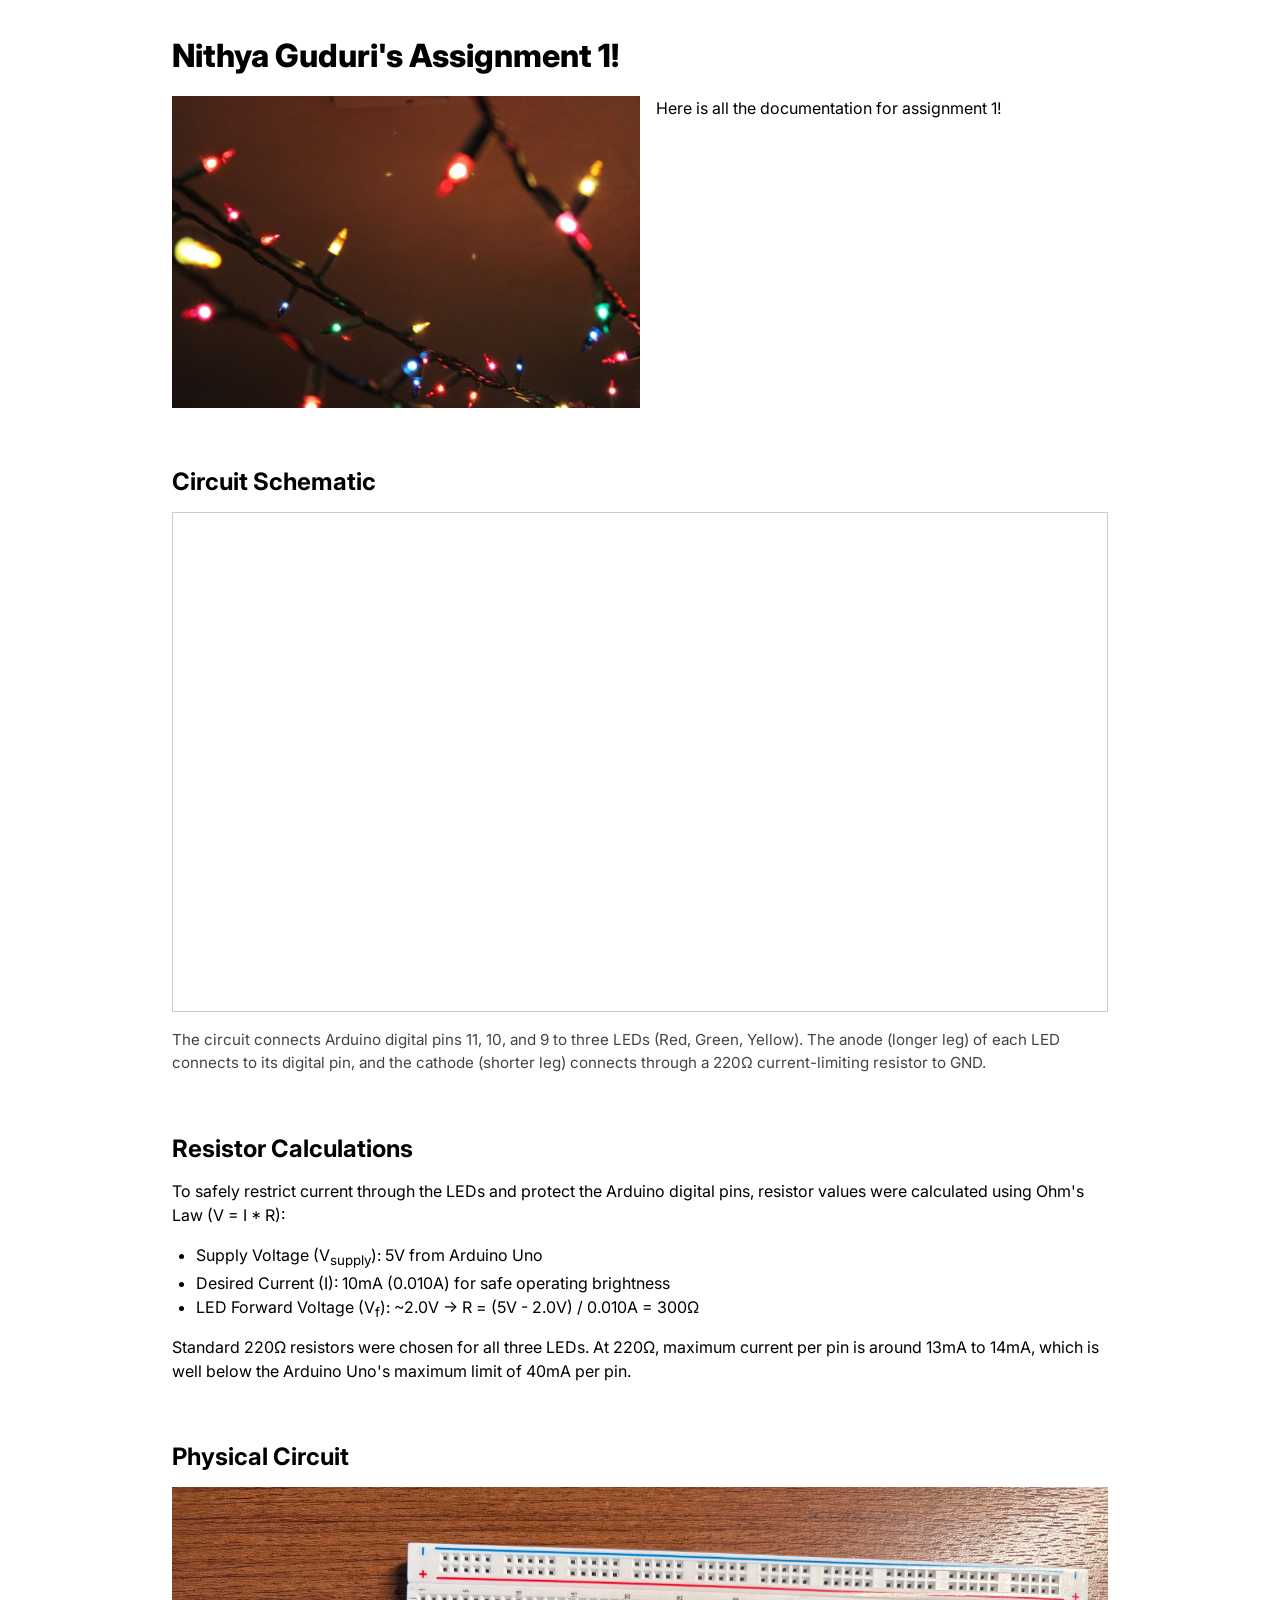
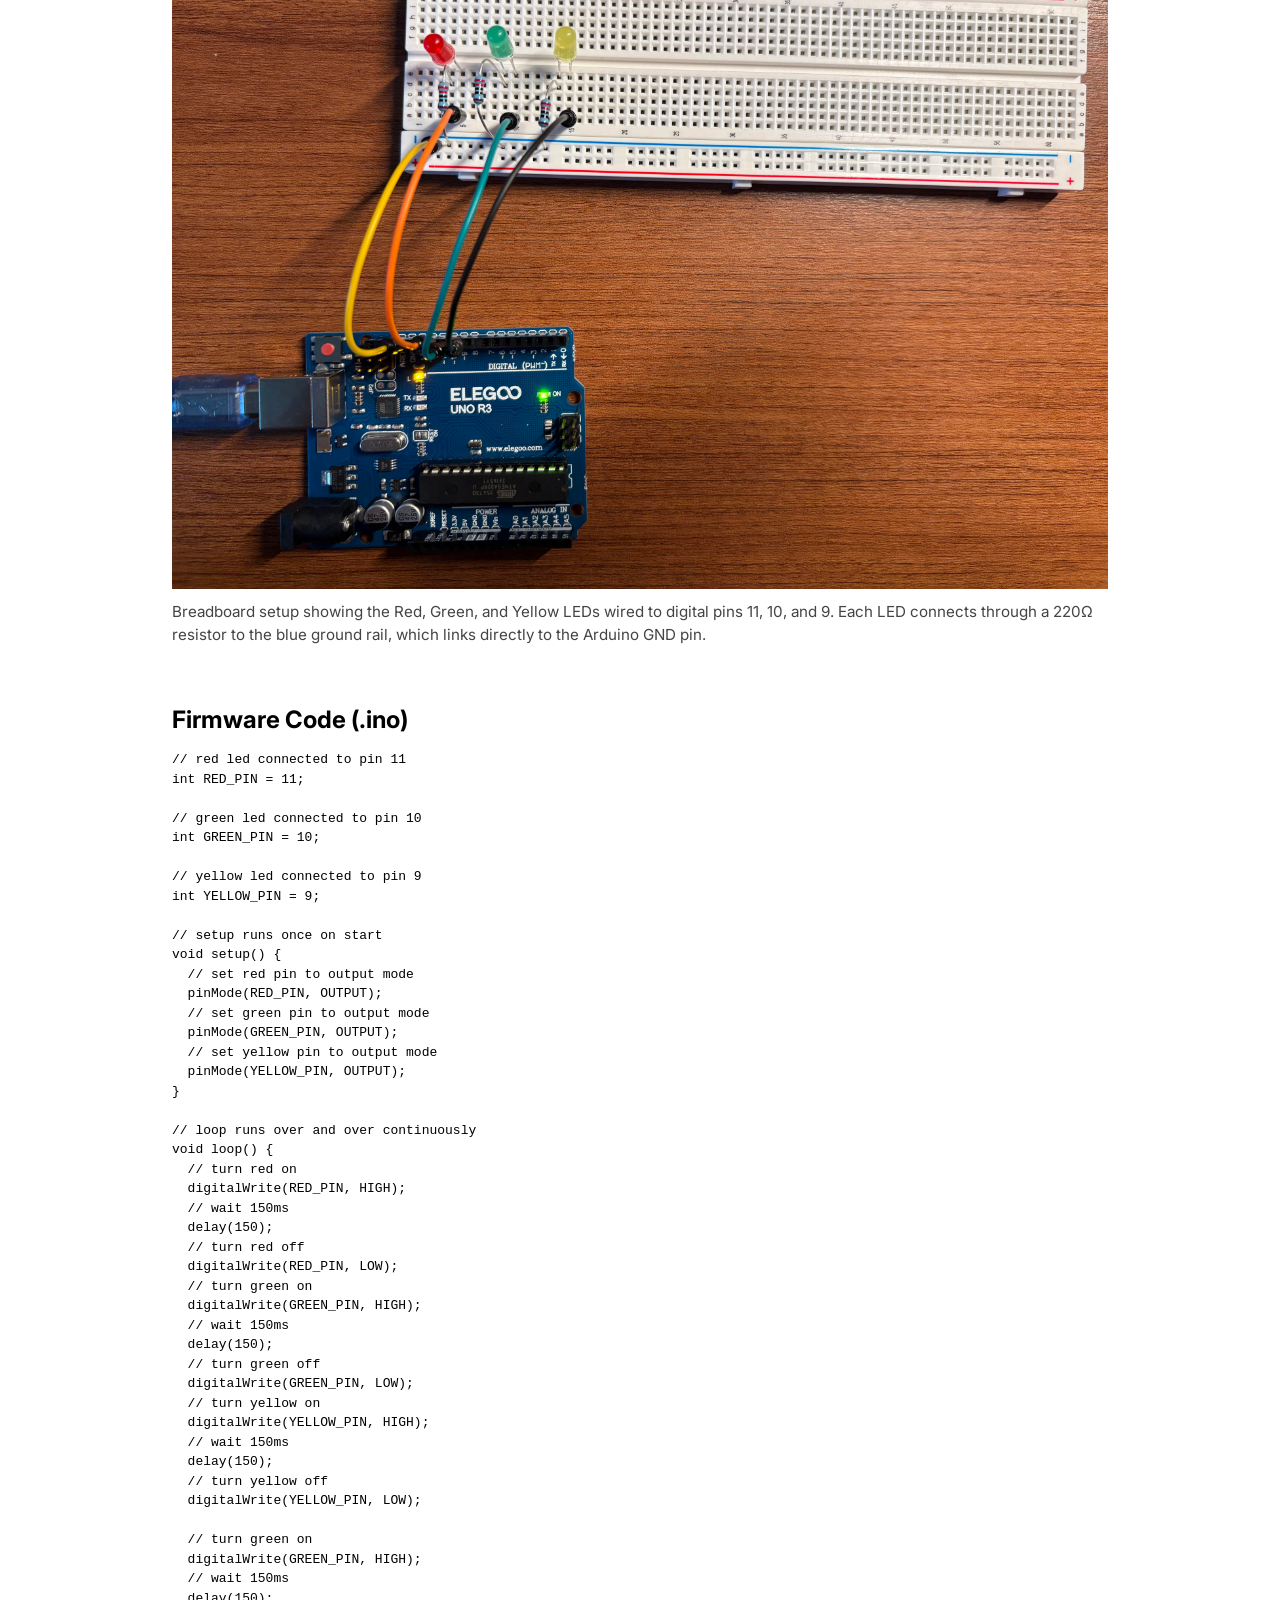
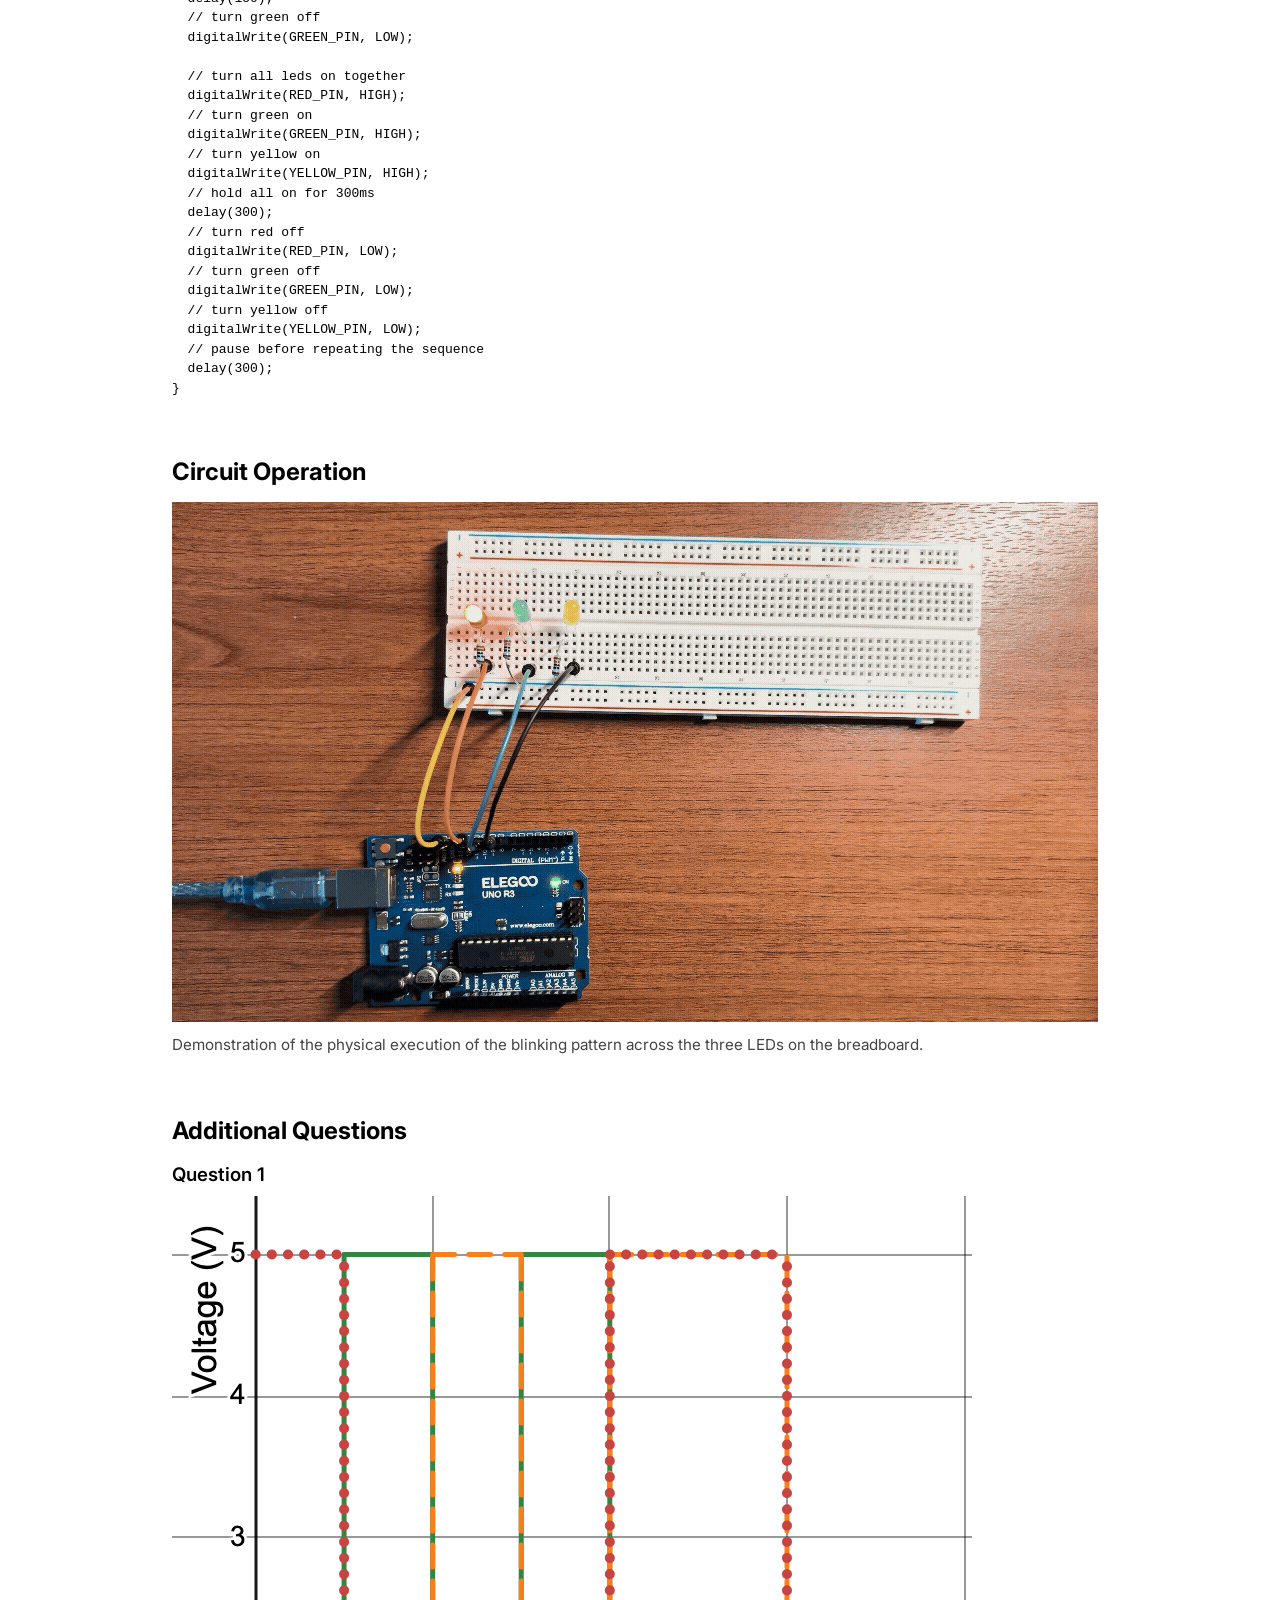
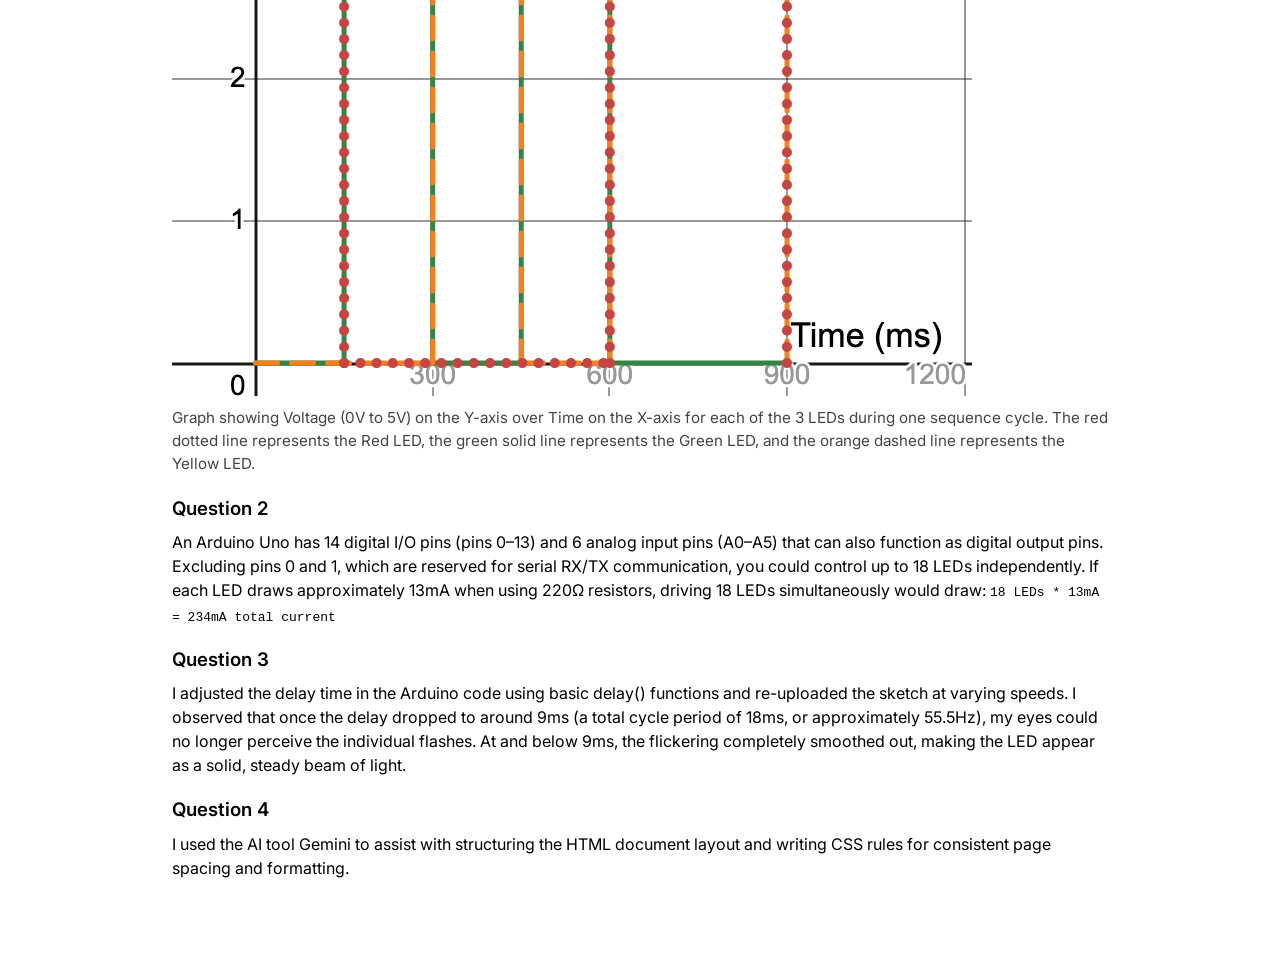
<file: docs/a1.html>
<!DOCTYPE html>
<html>
  <head>
    <meta charset="utf-8" />
    <meta name="viewport" content="width=device-width, maximum-scale=1.0" />

    <title>Nithya Guduri's HCDE 439 Physical Computing Page!</title>

    <link href="style.css" rel="stylesheet" type="text/css" />
  </head>
  <body>
    <h1>Nithya Guduri's Assignment 1!</h1>
    <div class="header">
      <img src="holiday_lights.jpg" />
      <p>Here is all the documentation for assignment 1!</p>
    </div>

    <!-- SCHEMATIC SECTION -->
    <section class="assignment-section">
      <h2>Circuit Schematic</h2>
      <!-- Embedded PDF viewer for the schematic -->
      <iframe src="a1_schematic.pdf" width="100%" height="500px" style="border:1px solid #ccc;">
        <p>Your browser does not support embedded PDFs. <a href="a1_schematic.pdf">Download the schematic PDF here.</a></p>
      </iframe>
      <p class="caption">
        The circuit connects Arduino digital pins 11, 10, and 9 to three LEDs (Red, Green, Yellow). 
        The anode (longer leg) of each LED connects to its digital pin, and the cathode (shorter leg) connects through a 220&Omega; current-limiting resistor to GND.
      </p>
    </section>

    <!-- RESISTOR CALCULATIONS SECTION -->
    <section class="assignment-section">
      <h2>Resistor Calculations</h2>
      <p>To safely restrict current through the LEDs and protect the Arduino digital pins, resistor values were calculated using Ohm's Law (V = I * R):</p>
      <ul>
        <li>Supply Voltage (V<sub>supply</sub>): 5V from Arduino Uno</li>
        <li>Desired Current (I): 10mA (0.010A) for safe operating brightness</li>
        <li>LED Forward Voltage (V<sub>f</sub>): ~2.0V &rarr; R = (5V - 2.0V) / 0.010A = 300&Omega;</li>
      </ul>
      <p>
        Standard 220&Omega; resistors were chosen for all three LEDs. At 220&Omega;, maximum current per pin is around 13mA to 14mA, which is well below the Arduino Uno's maximum limit of 40mA per pin.
      </p>
    </section>

    <!-- PHYSICAL CIRCUIT IMAGE SECTION -->
    <section class="assignment-section">
      <h2>Physical Circuit</h2>
      <img src="circuit.jpg" alt="Breadboard setup with Arduino and 3 LEDs" style="max-width: 100%; height: auto;" />
      <p class="caption">
        Breadboard setup showing the Red, Green, and Yellow LEDs wired to digital pins 11, 10, and 9. Each LED connects through a 220&Omega; resistor to the blue ground rail, which links directly to the Arduino GND pin.
      </p>
    </section>

    <!-- FIRMWARE CODE SECTION -->
    <section class="assignment-section">
      <h2>Firmware Code (.ino)</h2>
      <pre><code>// red led connected to pin 11
int RED_PIN = 11;

// green led connected to pin 10
int GREEN_PIN = 10;

// yellow led connected to pin 9
int YELLOW_PIN = 9;

// setup runs once on start
void setup() {
  // set red pin to output mode
  pinMode(RED_PIN, OUTPUT);
  // set green pin to output mode
  pinMode(GREEN_PIN, OUTPUT);
  // set yellow pin to output mode
  pinMode(YELLOW_PIN, OUTPUT);
}

// loop runs over and over continuously
void loop() {
  // turn red on
  digitalWrite(RED_PIN, HIGH);
  // wait 150ms
  delay(150);
  // turn red off
  digitalWrite(RED_PIN, LOW);
  // turn green on
  digitalWrite(GREEN_PIN, HIGH);
  // wait 150ms
  delay(150);
  // turn green off
  digitalWrite(GREEN_PIN, LOW);
  // turn yellow on
  digitalWrite(YELLOW_PIN, HIGH);
  // wait 150ms
  delay(150);
  // turn yellow off
  digitalWrite(YELLOW_PIN, LOW);

  // turn green on
  digitalWrite(GREEN_PIN, HIGH);
  // wait 150ms
  delay(150);
  // turn green off
  digitalWrite(GREEN_PIN, LOW);

  // turn all leds on together
  digitalWrite(RED_PIN, HIGH);
  // turn green on
  digitalWrite(GREEN_PIN, HIGH);
  // turn yellow on
  digitalWrite(YELLOW_PIN, HIGH);
  // hold all on for 300ms
  delay(300);
  // turn red off
  digitalWrite(RED_PIN, LOW);
  // turn green off
  digitalWrite(GREEN_PIN, LOW);
  // turn yellow off
  digitalWrite(YELLOW_PIN, LOW);
  // pause before repeating the sequence
  delay(300);
}</code></pre>
    </section>

    <!-- CIRCUIT OPERATION SECTION -->
    <section class="assignment-section">
      <h2>Circuit Operation</h2>
      <img src="operation.gif" alt="Demonstration of the physical execution of the blinking pattern across the three LEDs on the breadboard" style="max-width: 100%; height: auto;">
      <p class="caption">
        Demonstration of the physical execution of the blinking pattern across the three LEDs on the breadboard.
      </p>
    </section>

    <!-- ADDITIONAL QUESTIONS SECTION -->
    <section class="assignment-section">
      <h2>Additional Questions</h2>

      <h3>Question 1</h3>
      <img src="voltage_graph.png" alt="Voltage vs Time Graph for 3 LEDs" style="max-width: 100%; height: auto;" />
      <p class="caption">
        Graph showing Voltage (0V to 5V) on the Y-axis over Time on the X-axis for each of the 3 LEDs during one sequence cycle. The red dotted line represents the Red LED, the green solid line represents the Green LED, and the orange dashed line represents the Yellow LED.
      </p>

      <h3>Question 2</h3>
      <p>
        An Arduino Uno has 14 digital I/O pins (pins 0–13) and 6 analog input pins (A0–A5) that can also function as digital output pins. Excluding pins 0 and 1, which are reserved for serial RX/TX communication, you could control up to 18 LEDs independently. If each LED draws approximately 13mA when using 220&Omega; resistors, driving 18 LEDs simultaneously would draw:
        <code>18 LEDs * 13mA = 234mA total current</code>
      </p>

      <h3>Question 3</h3>
      <p>
        I adjusted the delay time in the Arduino code using basic delay() functions and re-uploaded the sketch at varying speeds. I observed that once the delay dropped to around 9ms (a total cycle period of 18ms, or approximately 55.5Hz), my eyes could no longer perceive the individual flashes. At and below 9ms, the flickering completely smoothed out, making the LED appear as a solid, steady beam of light.
      </p>

      <h3>Question 4</h3>
      <p>
        I used the AI tool Gemini to assist with structuring the HTML document layout and writing CSS rules for consistent page spacing and formatting.
      </p>
    </section>

  </body>
</html>
</file>
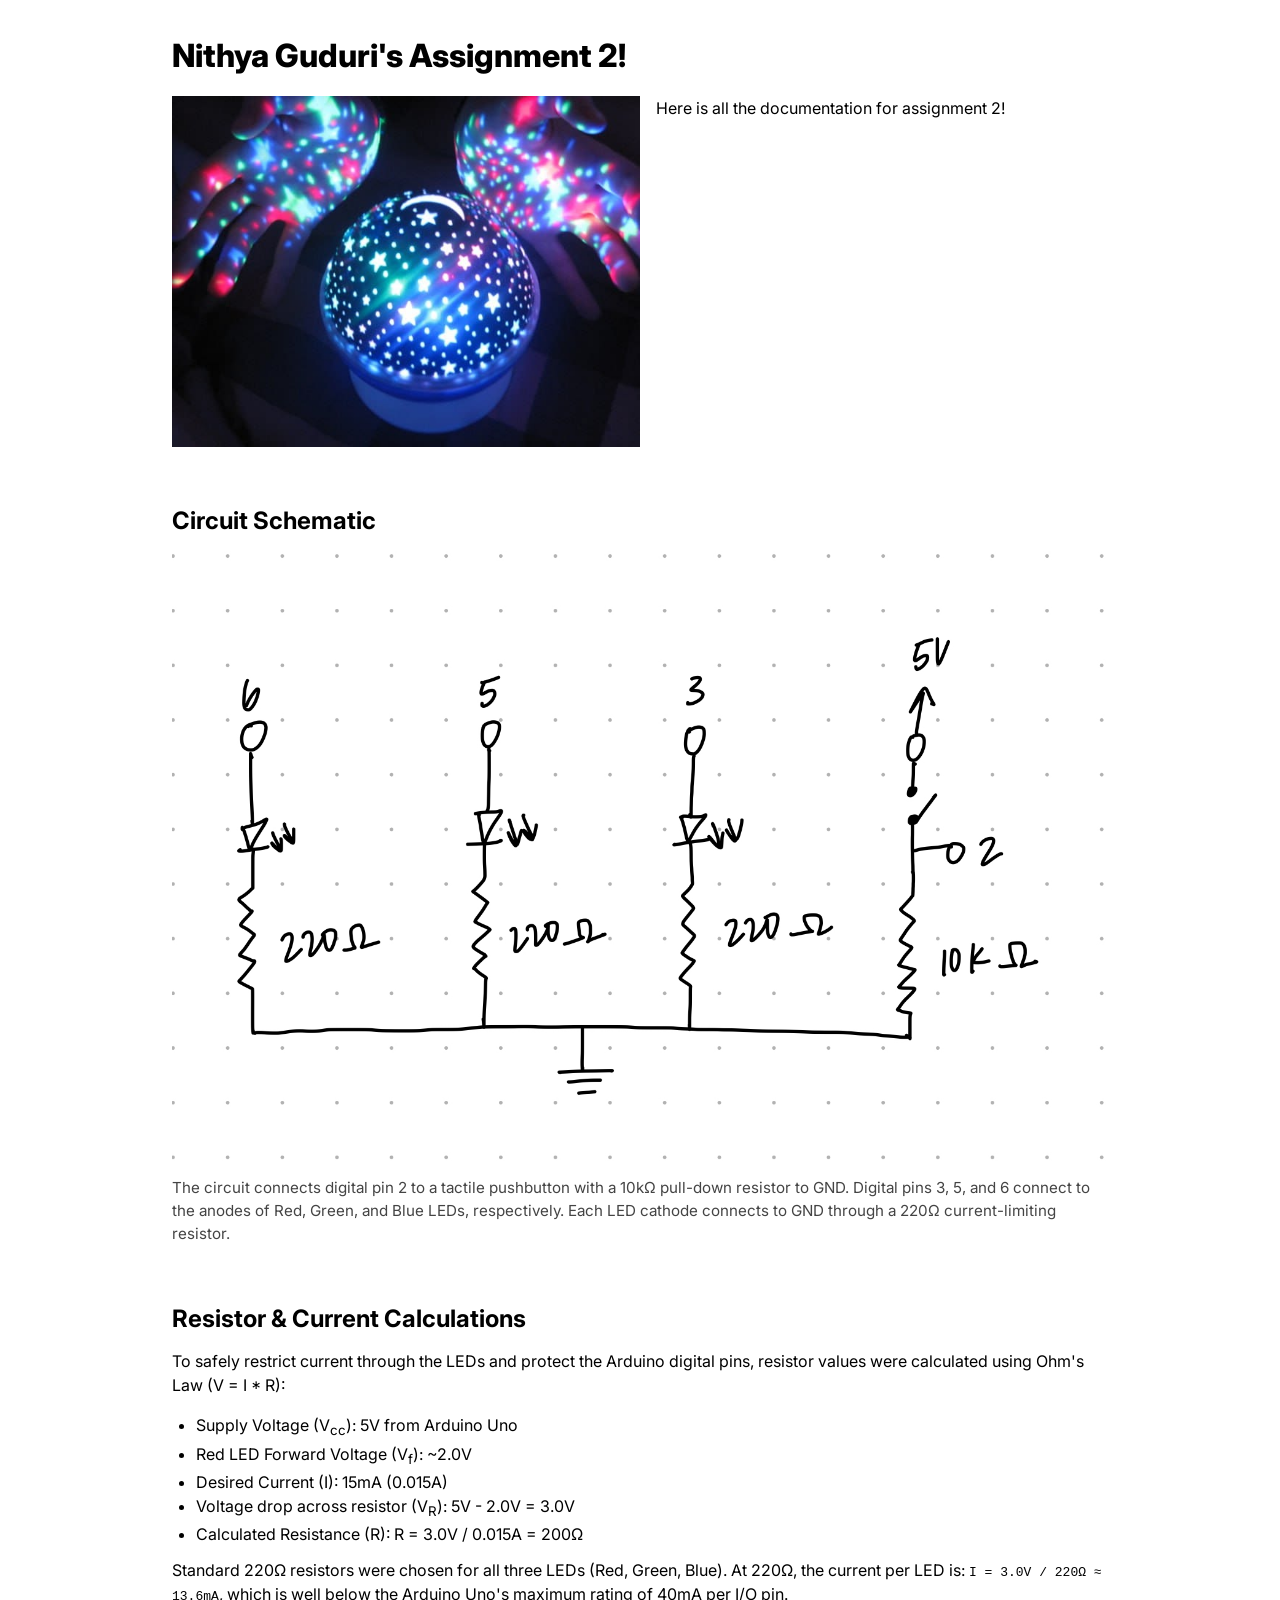
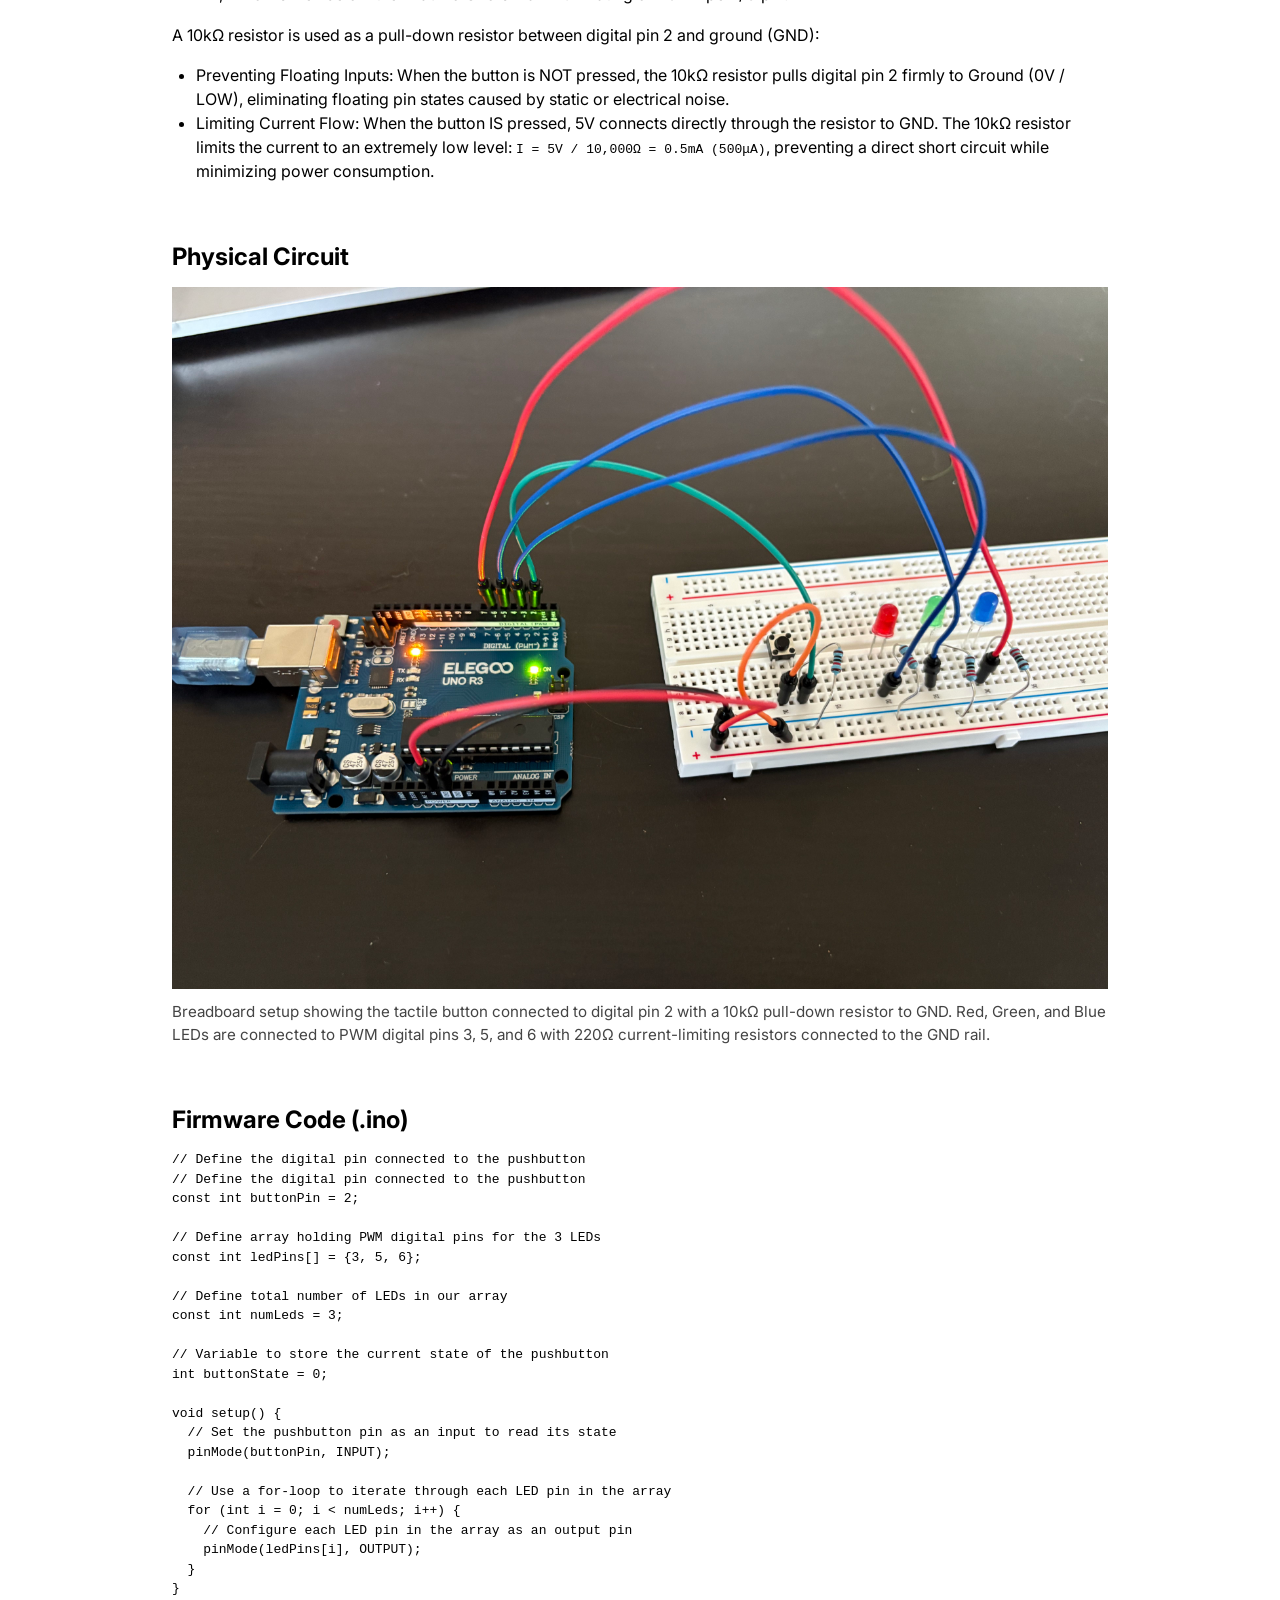
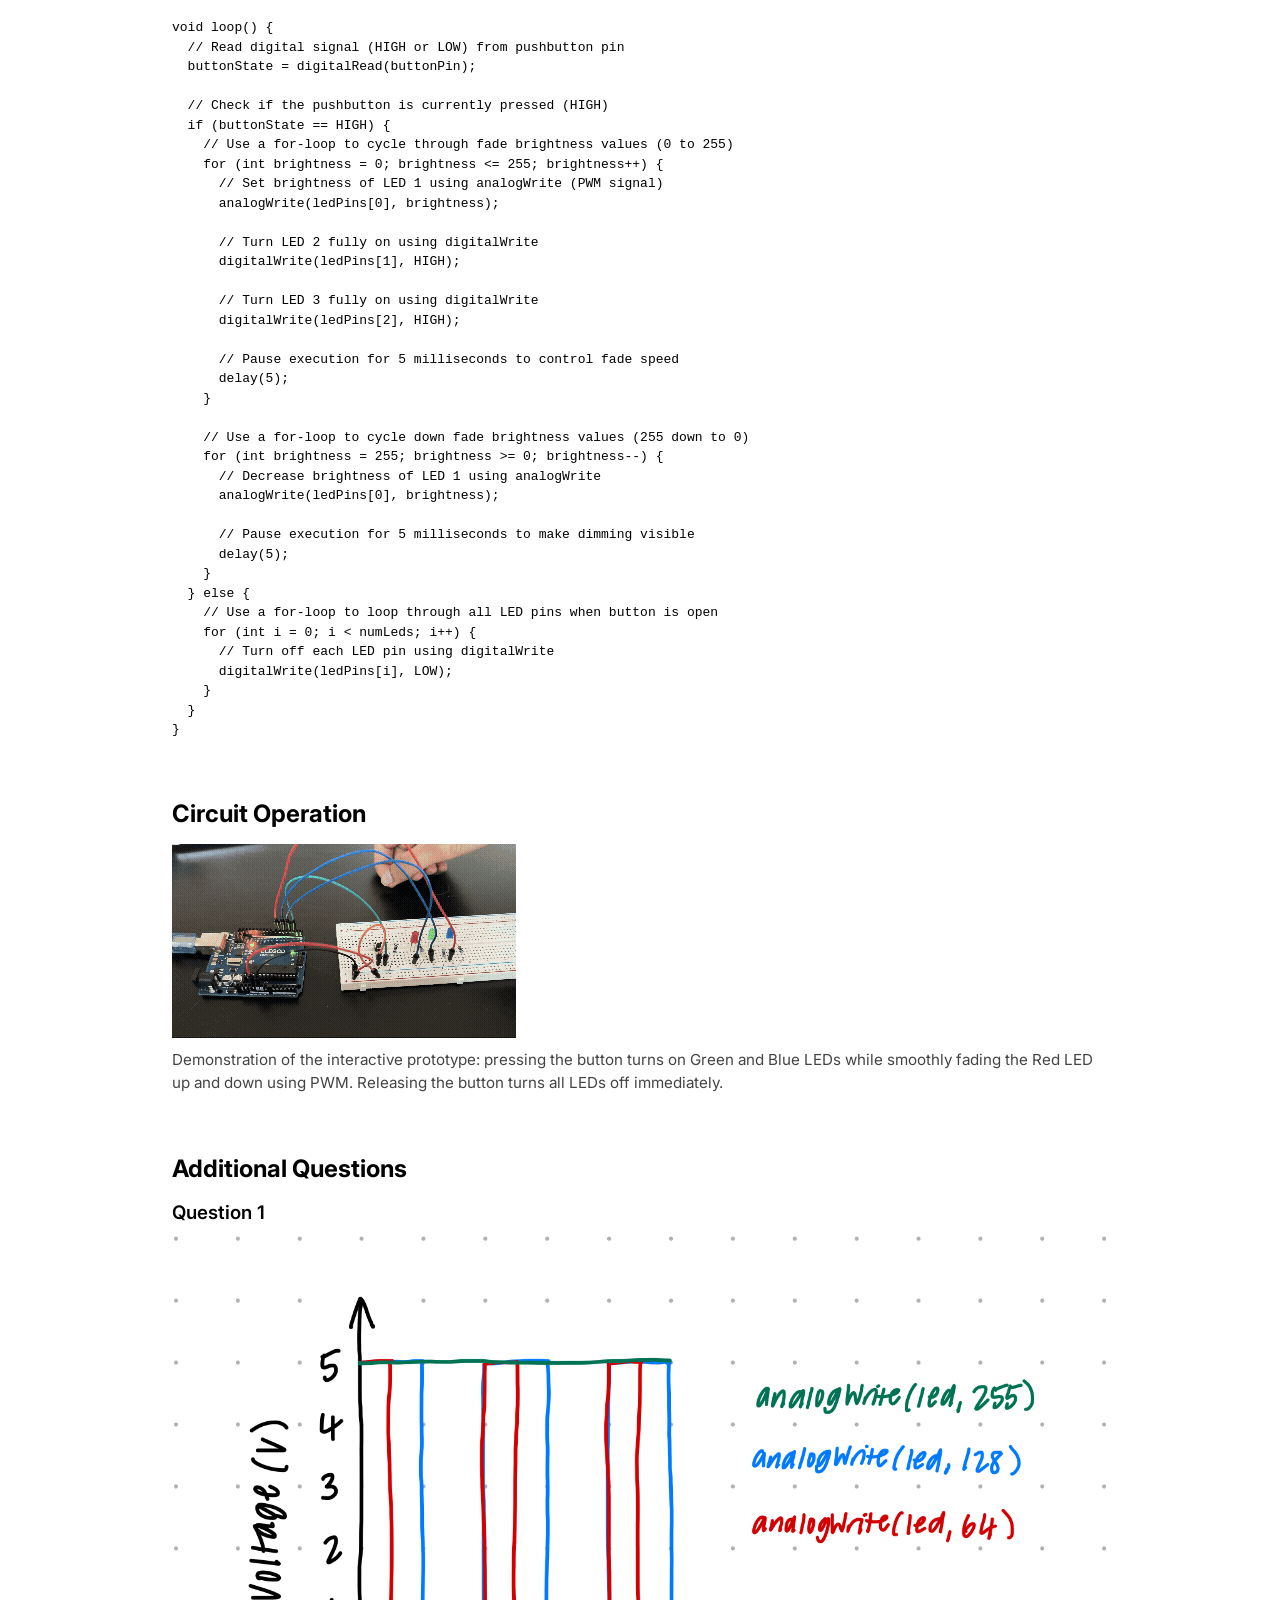
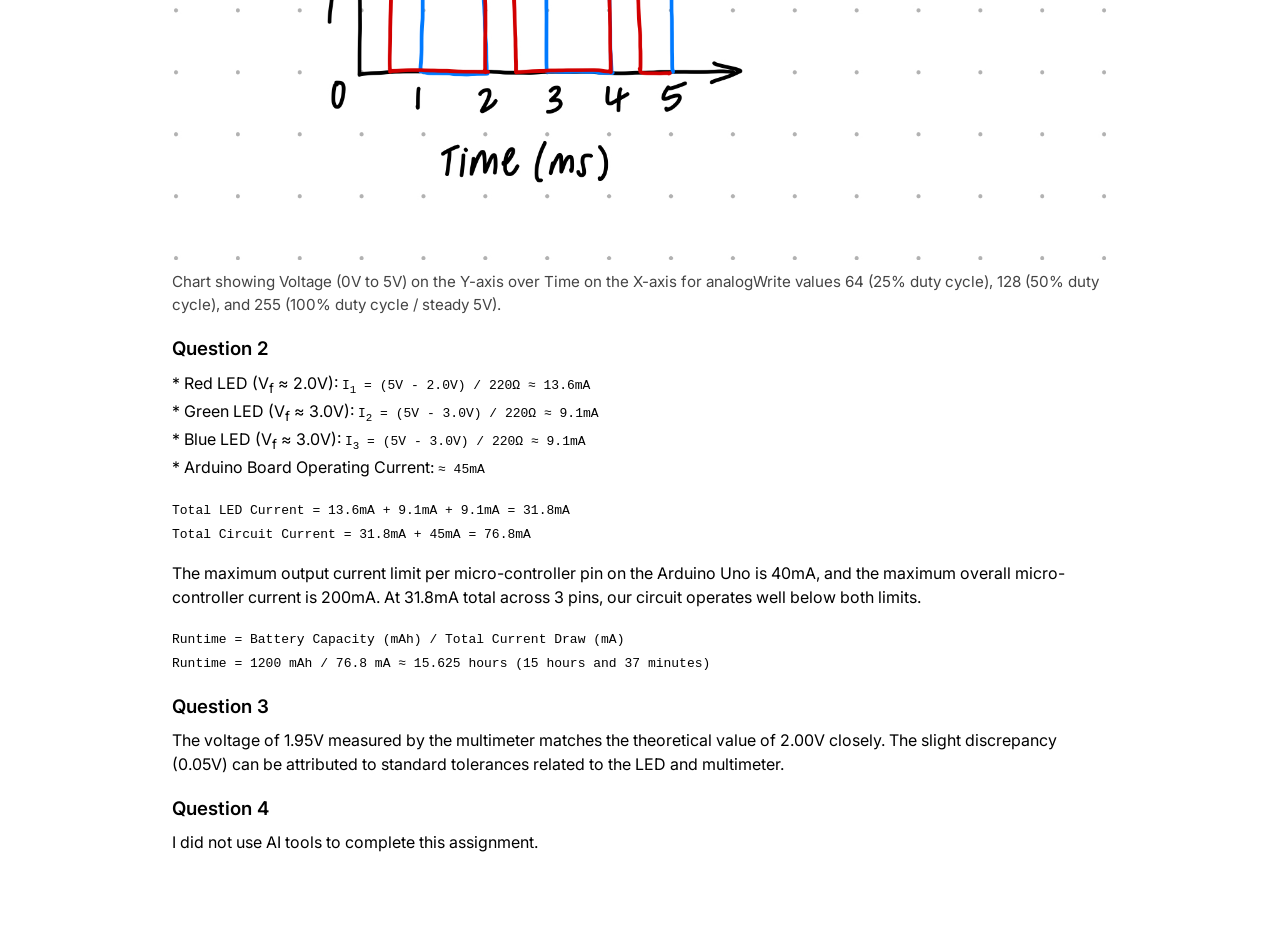
<file: docs/a2.html>
<!DOCTYPE html>
<html>
  <head>
    <meta charset="utf-8" />
    <meta name="viewport" content="width=device-width, maximum-scale=1.0" />

    <title>Nithya Guduri's HCDE 439 Physical Computing Page!</title>

    <link href="style.css" rel="stylesheet" type="text/css" />
  </head>
  <body>
    <h1>Nithya Guduri's Assignment 2!</h1>
    <div class="header">
      <img src="led_toy.jpg" />
      <p>Here is all the documentation for assignment 2!</p>
    </div>

    <!-- SCHEMATIC SECTION -->
    <section class="assignment-section">
      <h2>Circuit Schematic</h2>
      <img src="schematic_a2.jpeg" alt="Breadboard setup with Arduino, button, pull-down resistor, and 3 LEDs" style="max-width: 100%; height: auto;" />
      <p class="caption">
        The circuit connects digital pin 2 to a tactile pushbutton with a 10k&Omega; pull-down resistor to GND. Digital pins 3, 5, and 6 connect to the anodes of Red, Green, and Blue LEDs, respectively. Each LED cathode connects to GND through a 220&Omega; current-limiting resistor.
      </p>
    </section>

    <!-- RESISTOR & CURRENT CALCULATIONS SECTION -->
    <section class="assignment-section">
      <h2>Resistor & Current Calculations</h2>
      <p>
        To safely restrict current through the LEDs and protect the Arduino digital pins, resistor values were calculated using Ohm's Law (V = I * R):
      </p>
      <ul>
        <li>Supply Voltage (V<sub>cc</sub>): 5V from Arduino Uno</li>
        <li>Red LED Forward Voltage (V<sub>f</sub>): ~2.0V</li>
        <li>Desired Current (I): 15mA (0.015A)</li>
        <li>Voltage drop across resistor (V<sub>R</sub>):</strong> 5V - 2.0V = 3.0V</li>
        <li>Calculated Resistance (R): R = 3.0V / 0.015A = 200&Omega;</li>
      </ul>
      <p>
        Standard 220&Omega; resistors were chosen for all three LEDs (Red, Green, Blue). At 220&Omega;, the current per LED is:
        <code>I = 3.0V / 220&Omega; &approx; 13.6mA</code>, which is well below the Arduino Uno's maximum rating of 40mA per I/O pin.
      </p>

      <p>
        A 10k&Omega; resistor is used as a pull-down resistor between digital pin 2 and ground (GND):
      </p>
      <ul>
        <li>
          Preventing Floating Inputs: When the button is NOT pressed, the 10k&Omega; resistor pulls digital pin 2 firmly to Ground (0V / LOW), eliminating floating pin states caused by static or electrical noise.
        </li>
        <li>
          Limiting Current Flow: When the button IS pressed, 5V connects directly through the resistor to GND. The 10k&Omega; resistor limits the current to an extremely low level:
          <code>I = 5V / 10,000&Omega; = 0.5mA (500&mu;A)</code>, preventing a direct short circuit while minimizing power consumption.
        </li>
      </ul>
    </section>

    <!-- PHYSICAL CIRCUIT IMAGE SECTION -->
    <section class="assignment-section">
      <h2>Physical Circuit</h2>
      <!-- PLACEHOLDER 3: PHYSICAL CIRCUIT PHOTO -->
      <!-- What to put here: A clear photo of your breadboard wired to the Arduino, showing button, resistors, and LEDs. -->
      <img src="circuit_a2.jpg" alt="Breadboard setup with Arduino, button, pull-down resistor, and 3 LEDs" style="max-width: 100%; height: auto;" />
      <p class="caption">
        Breadboard setup showing the tactile button connected to digital pin 2 with a 10k&Omega; pull-down resistor to GND. Red, Green, and Blue LEDs are connected to PWM digital pins 3, 5, and 6 with 220&Omega; current-limiting resistors connected to the GND rail.
      </p>
    </section>

    <!-- FIRMWARE CODE SECTION -->
    <section class="assignment-section">
      <h2>Firmware Code (.ino)</h2>
      <pre><code>// Define the digital pin connected to the pushbutton
// Define the digital pin connected to the pushbutton
const int buttonPin = 2;

// Define array holding PWM digital pins for the 3 LEDs
const int ledPins[] = {3, 5, 6};

// Define total number of LEDs in our array
const int numLeds = 3;

// Variable to store the current state of the pushbutton
int buttonState = 0;

void setup() {
  // Set the pushbutton pin as an input to read its state
  pinMode(buttonPin, INPUT);
  
  // Use a for-loop to iterate through each LED pin in the array
  for (int i = 0; i < numLeds; i++) {
    // Configure each LED pin in the array as an output pin
    pinMode(ledPins[i], OUTPUT);
  }
}

void loop() {
  // Read digital signal (HIGH or LOW) from pushbutton pin
  buttonState = digitalRead(buttonPin);

  // Check if the pushbutton is currently pressed (HIGH)
  if (buttonState == HIGH) {
    // Use a for-loop to cycle through fade brightness values (0 to 255)
    for (int brightness = 0; brightness <= 255; brightness++) {
      // Set brightness of LED 1 using analogWrite (PWM signal)
      analogWrite(ledPins[0], brightness);
      
      // Turn LED 2 fully on using digitalWrite
      digitalWrite(ledPins[1], HIGH);
      
      // Turn LED 3 fully on using digitalWrite
      digitalWrite(ledPins[2], HIGH);
      
      // Pause execution for 5 milliseconds to control fade speed
      delay(5);
    }
    
    // Use a for-loop to cycle down fade brightness values (255 down to 0)
    for (int brightness = 255; brightness >= 0; brightness--) {
      // Decrease brightness of LED 1 using analogWrite
      analogWrite(ledPins[0], brightness);
      
      // Pause execution for 5 milliseconds to make dimming visible
      delay(5);
    }
  } else {
    // Use a for-loop to loop through all LED pins when button is open
    for (int i = 0; i < numLeds; i++) {
      // Turn off each LED pin using digitalWrite
      digitalWrite(ledPins[i], LOW);
    }
  }
}</code></pre>
    </section>

    <!-- CIRCUIT OPERATION SECTION -->
    <section class="assignment-section">
      <h2>Circuit Operation</h2>
      <!-- PLACEHOLDER 4: OPERATION GIF OR EMBEDDED VIDEO -->
      <!-- What to put here: An animated GIF or embedded video/YouTube iframe showing the physical button press triggering the fade/light cycle. -->
      <img src="a2_operation.gif" alt="Animated GIF showing the push button activating the fading LED and solid LEDs" style="max-width: 100%; height: auto;" />
      <p class="caption">
        Demonstration of the interactive prototype: pressing the button turns on Green and Blue LEDs while smoothly fading the Red LED up and down using PWM. Releasing the button turns all LEDs off immediately.
      </p>
    </section>

    <!-- ADDITIONAL QUESTIONS SECTION -->
    <section class="assignment-section">
      <h2>Additional Questions</h2>

      <h3>Question 1</h3>
      <!-- PLACEHOLDER 5: PWM CHART GRAPH IMAGE -->
      <!-- What to put here: An image showing 3 PWM wave lines for analogWrite values 64, 128, and 255 over time. -->
      <img src="pwm_chart.jpeg" alt="PWM Voltage vs Time Graph for analogWrite values 64, 128, and 255" style="max-width: 100%; height: auto;" />
      <p class="caption">
        Chart showing Voltage (0V to 5V) on the Y-axis over Time on the X-axis for analogWrite values 64 (25% duty cycle), 128 (50% duty cycle), and 255 (100% duty cycle / steady 5V).
      </p>

      <h3>Question 2</h3>
      <p>
        * Red LED (V<sub>f</sub> &approx; 2.0V): <code>I<sub>1</sub> = (5V - 2.0V) / 220&Omega; &approx; 13.6mA</code><br />
        * Green LED (V<sub>f</sub> &approx; 3.0V): <code>I<sub>2</sub> = (5V - 3.0V) / 220&Omega; &approx; 9.1mA</code><br />
        * Blue LED (V<sub>f</sub> &approx; 3.0V): <code>I<sub>3</sub> = (5V - 3.0V) / 220&Omega; &approx; 9.1mA</code><br />
        * Arduino Board Operating Current: <code>&approx; 45mA</code>
      </p>
      <p>
        <code>Total LED Current = 13.6mA + 9.1mA + 9.1mA = 31.8mA</code><br />
        <code>Total Circuit Current = 31.8mA + 45mA = 76.8mA</code>
      </p>
      <p>
        The maximum output current limit per micro-controller pin on the Arduino Uno is 40mA, and the maximum overall micro-controller current is 200mA. At 31.8mA total across 3 pins, our circuit operates well below both limits.
      </p>
      <p>
        <code>Runtime = Battery Capacity (mAh) / Total Current Draw (mA)</code><br />
        <code>Runtime = 1200 mAh / 76.8 mA &approx; 15.625 hours (15 hours and 37 minutes)</code>
      </p>

      <h3>Question 3</h3>
      <p>
        The voltage of 1.95V measured by the multimeter matches the theoretical value of 2.00V closely. The slight discrepancy (0.05V) can be attributed to standard tolerances related to the LED and multimeter.
      </p>

      <h3>Question 4</h3>
      <p>
        I did not use AI tools to complete this assignment.
      </p>
    </section>
    </section>

  </body>
</html>
</file>
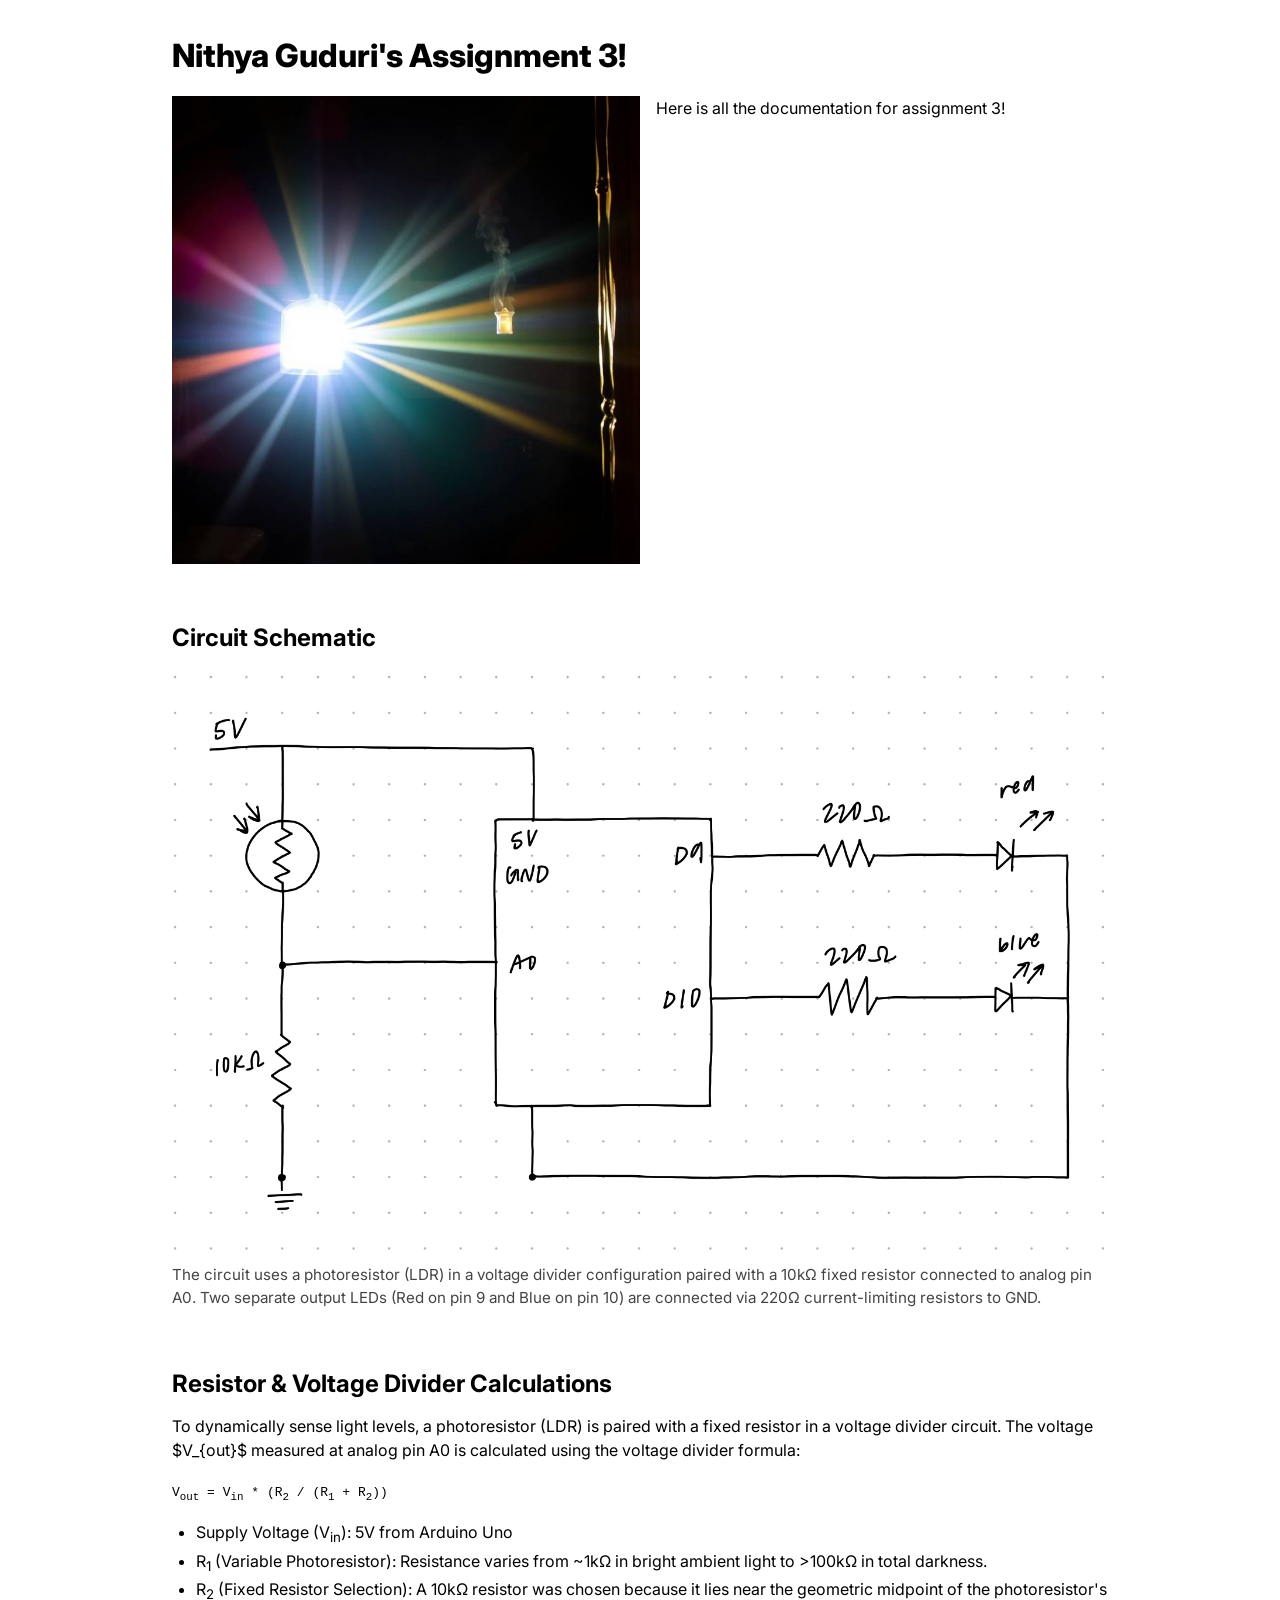
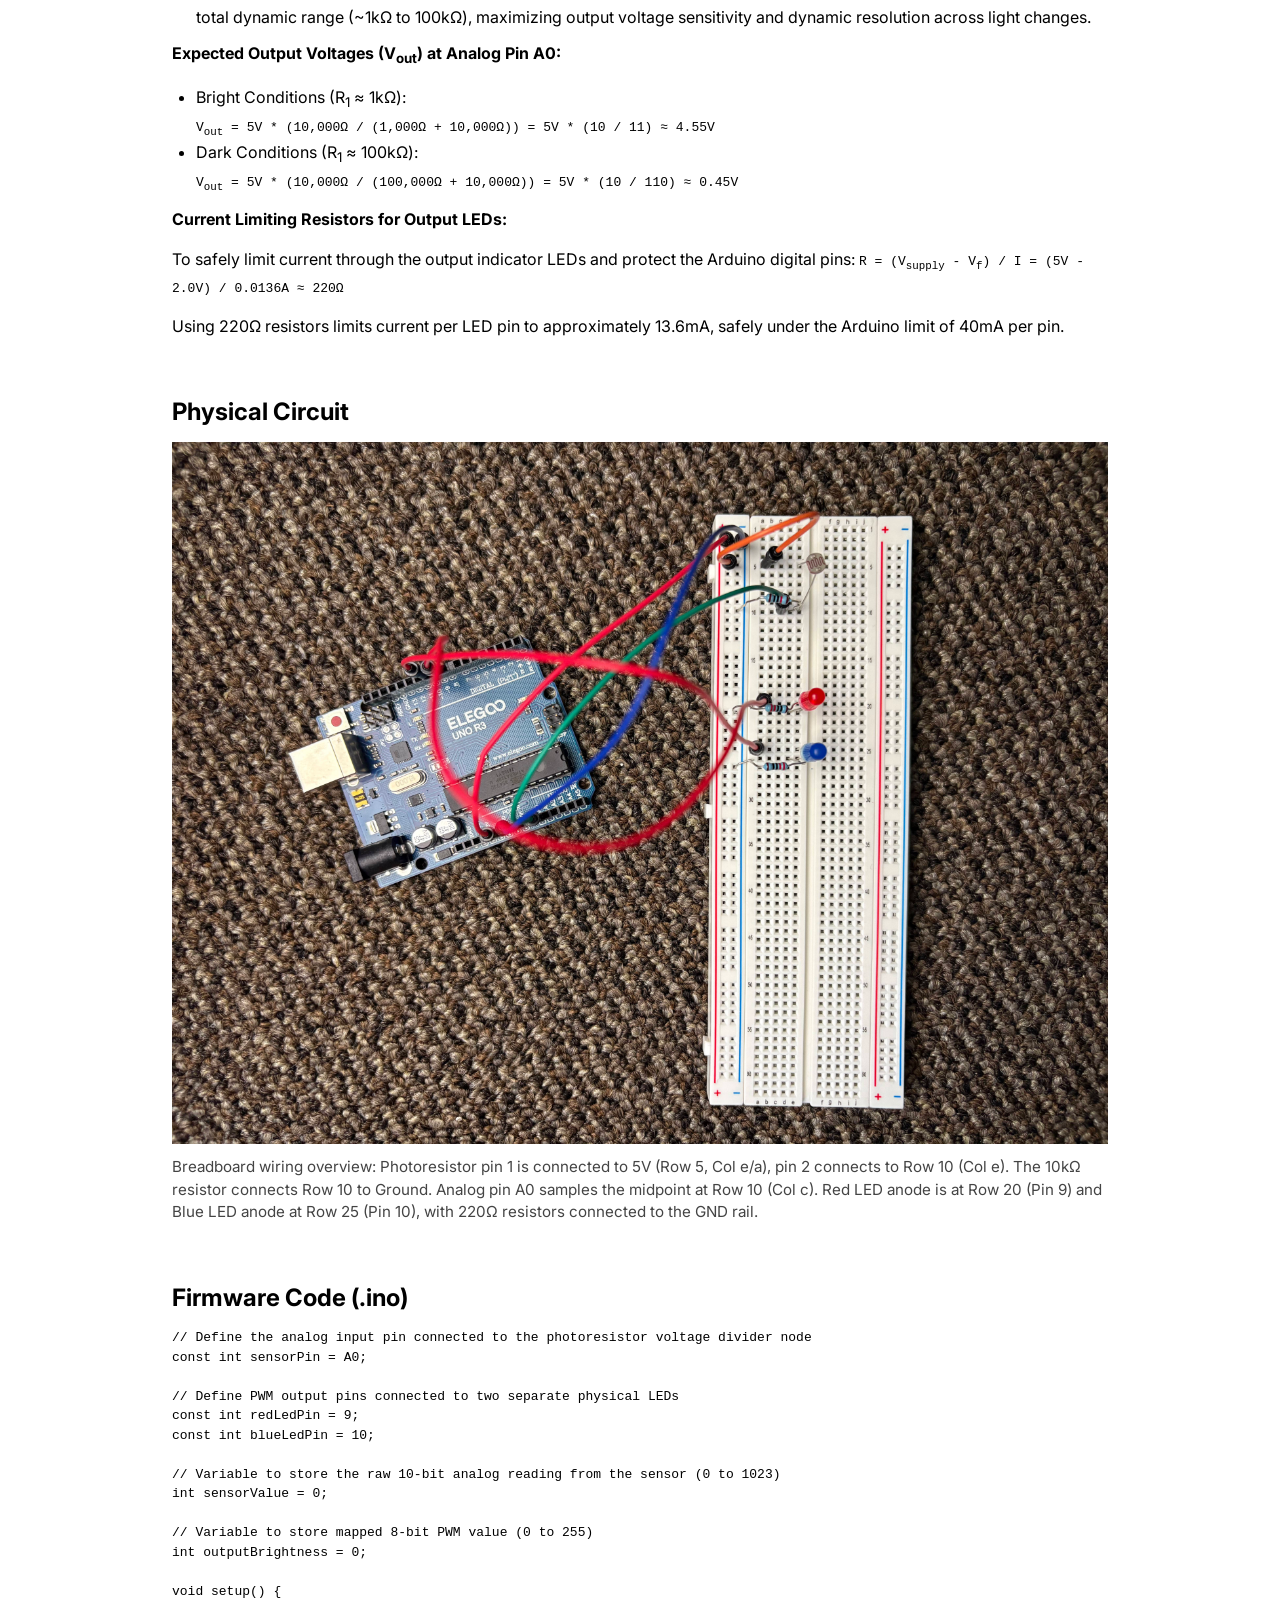
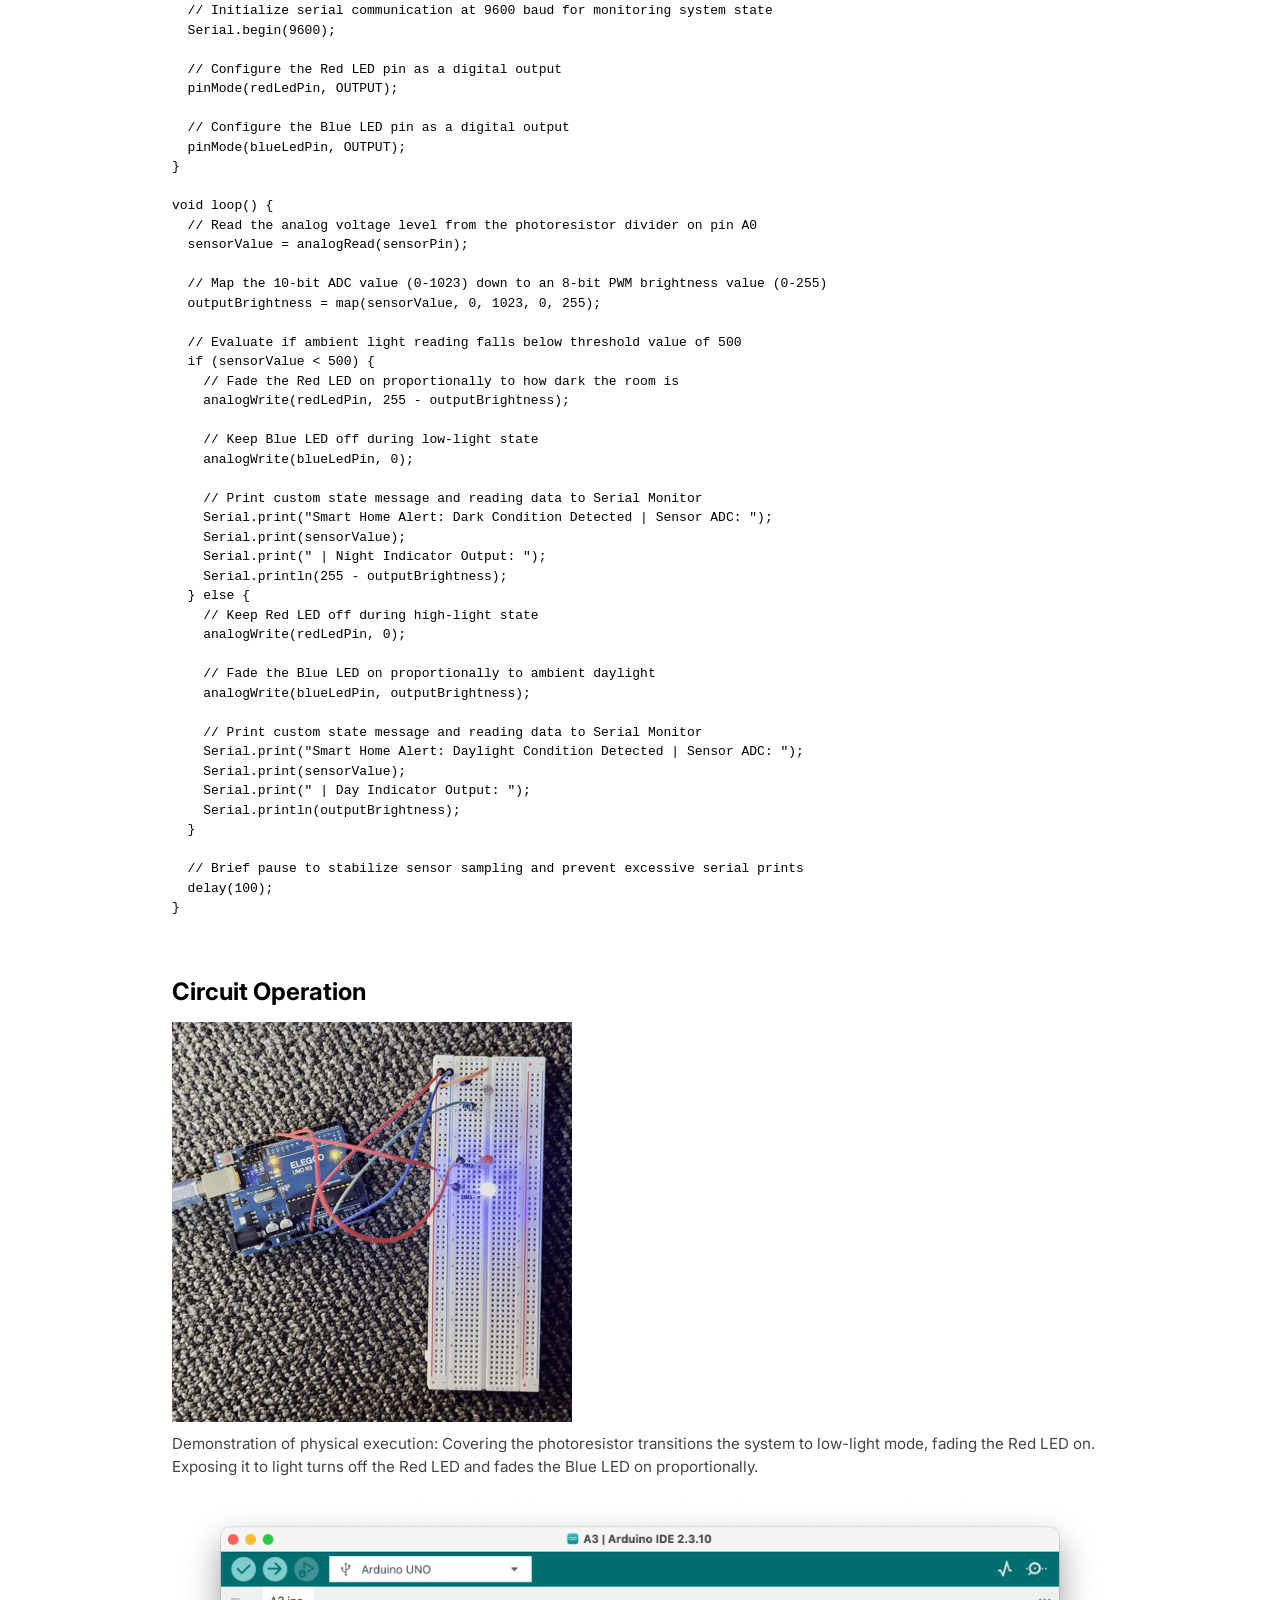
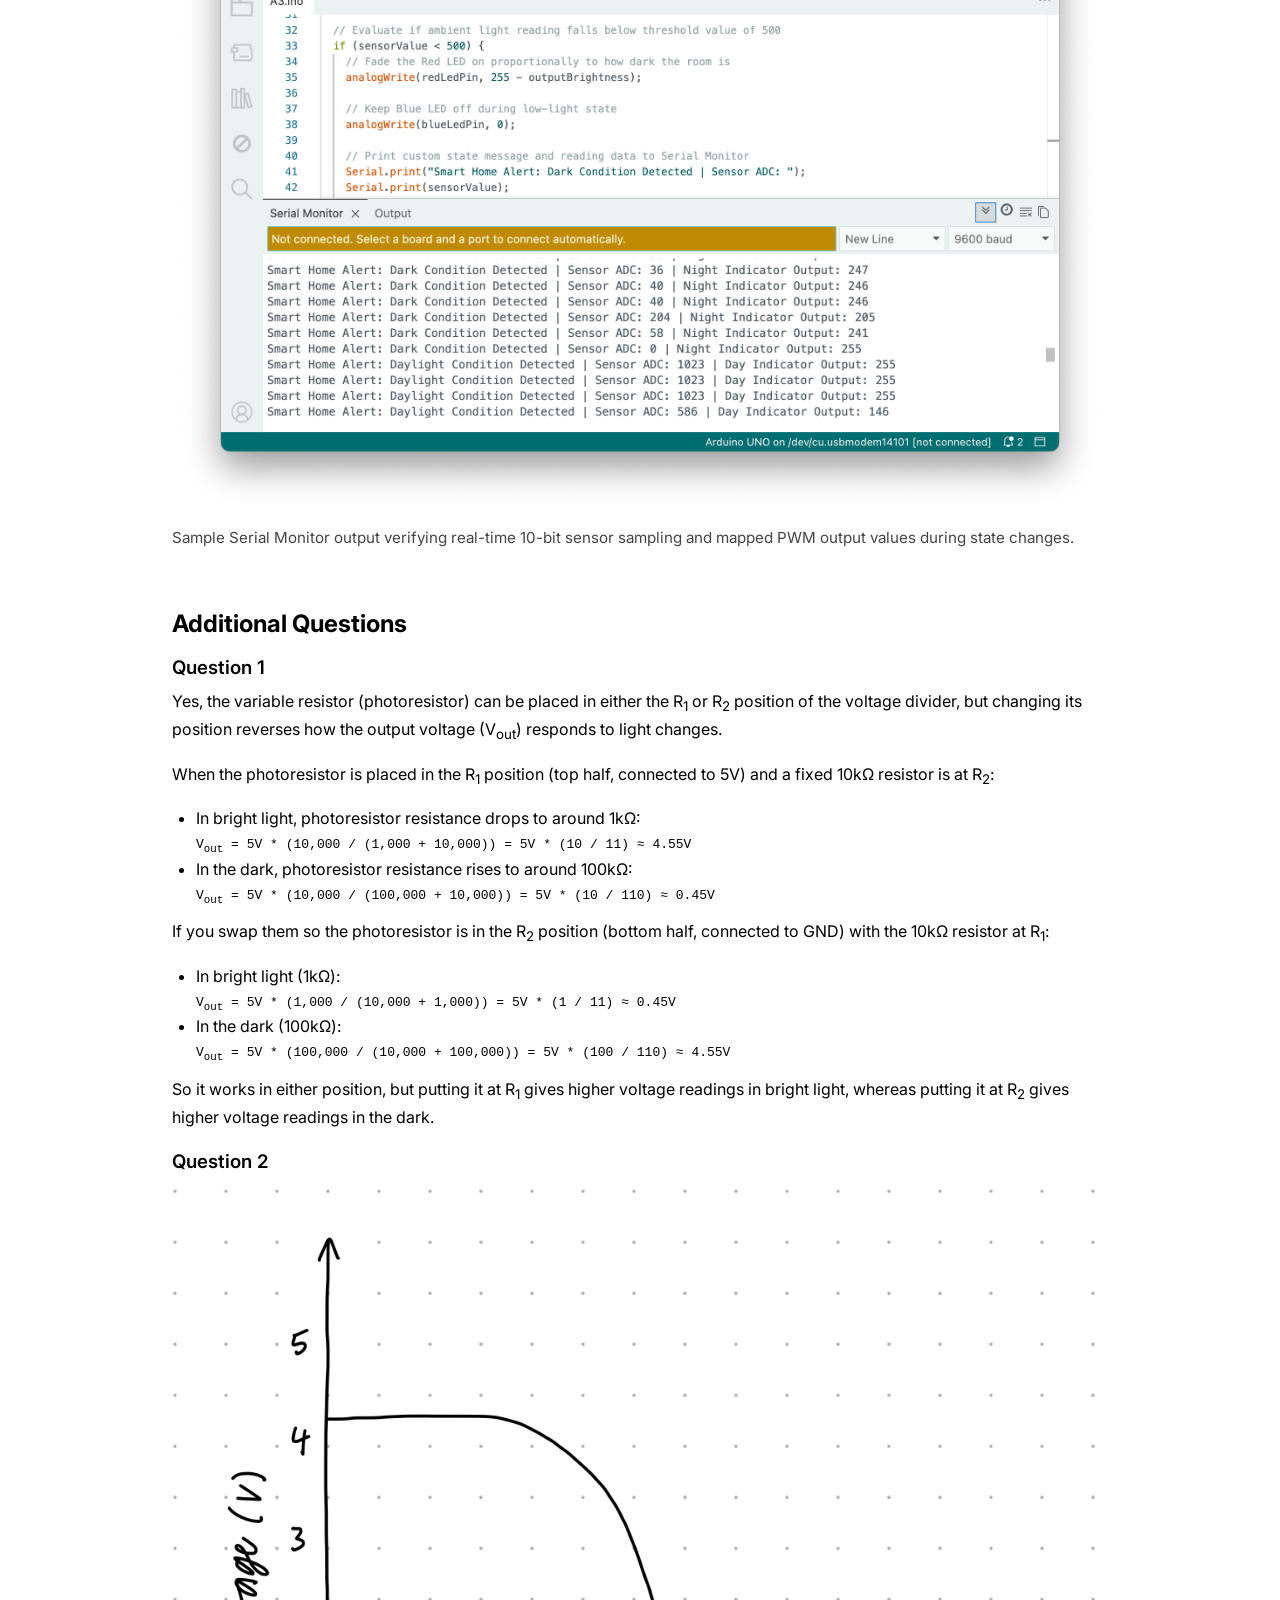
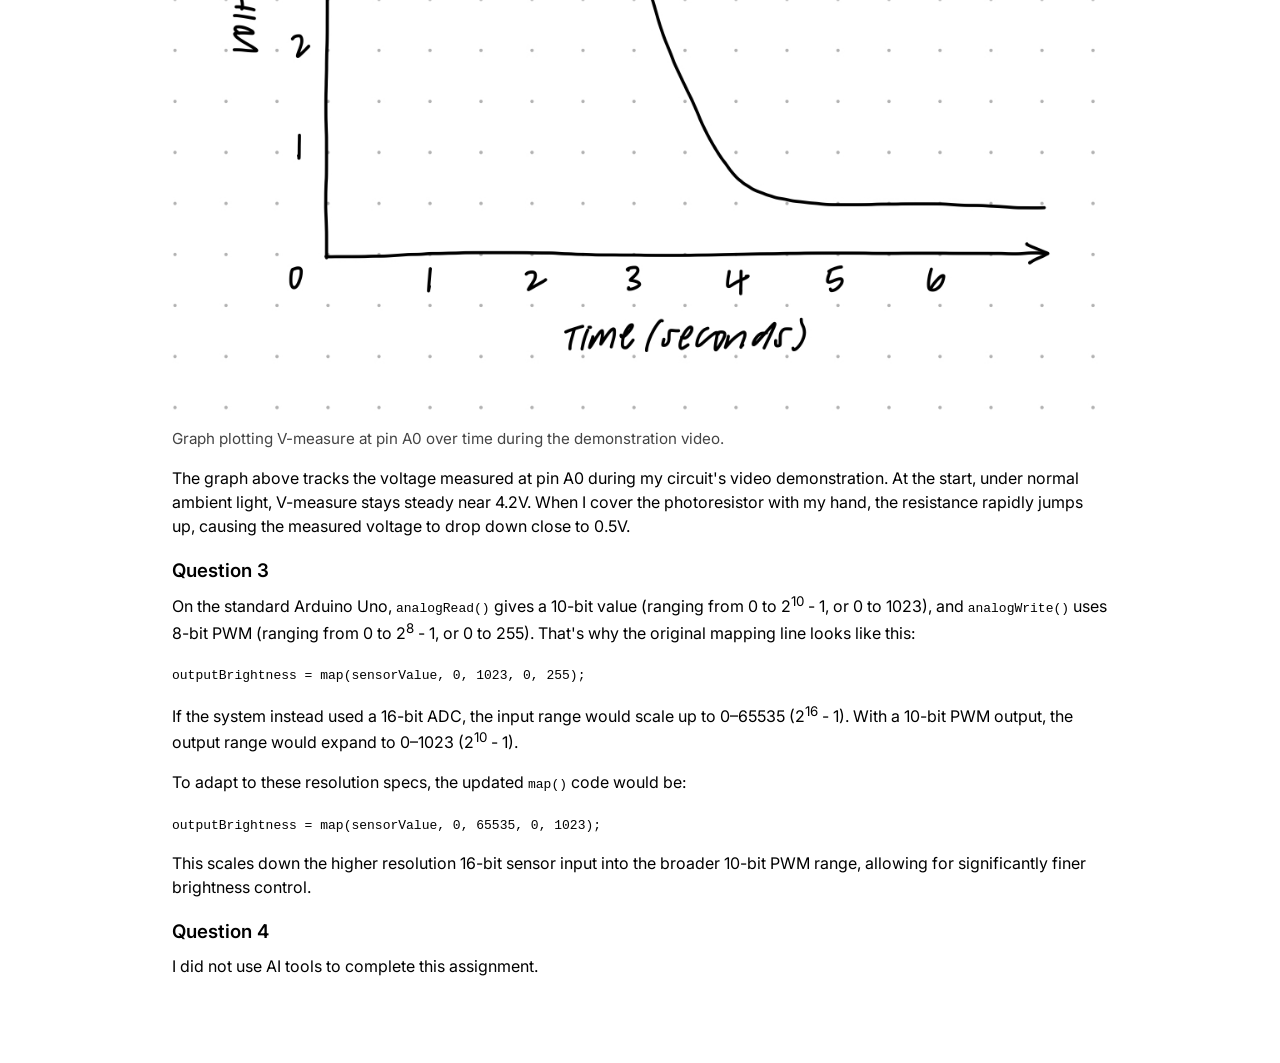
<file: docs/a3.html>
<!DOCTYPE html>
<html>
  <head>
    <meta charset="utf-8" />
    <meta name="viewport" content="width=device-width, maximum-scale=1.0" />

    <title>Nithya Guduri's HCDE 439 Physical Computing Page!</title>

    <link href="style.css" rel="stylesheet" type="text/css" />
  </head>
  <body>
    <h1>Nithya Guduri's Assignment 3!</h1>
    <div class="header">
      <img src="bright_light.jpg" />
      <p>Here is all the documentation for assignment 3!</p>
    </div>

    <!-- SCHEMATIC SECTION -->
    <section class="assignment-section">
      <h2>Circuit Schematic</h2>
      <img src="a3_schematic.jpeg" alt="Schematic diagram of the photoresistor voltage divider circuit with output LEDs" style="max-width: 100%; height: auto;" />
      <p class="caption">
        The circuit uses a photoresistor (LDR) in a voltage divider configuration paired with a 10k&Omega; fixed resistor connected to analog pin A0. Two separate output LEDs (Red on pin 9 and Blue on pin 10) are connected via 220&Omega; current-limiting resistors to GND.
      </p>
    </section>

    <!-- RESISTOR CALCULATIONS SECTION -->
    <section class="assignment-section">
      <h2>Resistor & Voltage Divider Calculations</h2>
      <p>
        To dynamically sense light levels, a photoresistor (LDR) is paired with a fixed resistor in a voltage divider circuit. The voltage $V_{out}$ measured at analog pin A0 is calculated using the voltage divider formula:
      </p>

      <p>
        <code>V<sub>out</sub> = V<sub>in</sub> * (R<sub>2</sub> / (R<sub>1</sub> + R<sub>2</sub>))</code>
      </p>

      <ul>
        <li>Supply Voltage (V<sub>in</sub>): 5V from Arduino Uno</li>
        <li>R<sub>1</sub> (Variable Photoresistor): Resistance varies from ~1k&Omega; in bright ambient light to >100k&Omega; in total darkness.</li>
        <li>R<sub>2</sub> (Fixed Resistor Selection): A 10k&Omega; resistor was chosen because it lies near the geometric midpoint of the photoresistor's total dynamic range (~1k&Omega; to 100k&Omega;), maximizing output voltage sensitivity and dynamic resolution across light changes.</li>
      </ul>

      <p><strong>Expected Output Voltages (V<sub>out</sub>) at Analog Pin A0:</strong></p>
      <ul>
        <li>Bright Conditions (R<sub>1</sub> &approx; 1k&Omega;):<br />
          <code>V<sub>out</sub> = 5V * (10,000&Omega; / (1,000&Omega; + 10,000&Omega;)) = 5V * (10 / 11) &approx; 4.55V</code>
        </li>
        <li>Dark Conditions (R<sub>1</sub> &approx; 100k&Omega;):<br />
          <code>V<sub>out</sub> = 5V * (10,000&Omega; / (100,000&Omega; + 10,000&Omega;)) = 5V * (10 / 110) &approx; 0.45V</code>
        </li>
      </ul>

      <p><strong>Current Limiting Resistors for Output LEDs:</strong></p>
      <p>
        To safely limit current through the output indicator LEDs and protect the Arduino digital pins:
        <code>R = (V<sub>supply</sub> - V<sub>f</sub>) / I = (5V - 2.0V) / 0.0136A &approx; 220&Omega;</code>
      </p>
      <p>
        Using 220&Omega; resistors limits current per LED pin to approximately 13.6mA, safely under the Arduino limit of 40mA per pin.
      </p>
    </section>

    <!-- PHYSICAL CIRCUIT IMAGE SECTION -->
    <section class="assignment-section">
      <h2>Physical Circuit</h2>
      <img src="a3_circuit.jpg" alt="Breadboard setup with Arduino, photoresistor voltage divider, and two output LEDs" style="max-width: 100%; height: auto;" />
      <p class="caption">
        Breadboard wiring overview: Photoresistor pin 1 is connected to 5V (Row 5, Col e/a), pin 2 connects to Row 10 (Col e). The 10k&Omega; resistor connects Row 10 to Ground. Analog pin A0 samples the midpoint at Row 10 (Col c). Red LED anode is at Row 20 (Pin 9) and Blue LED anode at Row 25 (Pin 10), with 220&Omega; resistors connected to the GND rail.
      </p>
    </section>

    <!-- FIRMWARE CODE SECTION -->
    <section class="assignment-section">
      <h2>Firmware Code (.ino)</h2>
      <pre><code>// Define the analog input pin connected to the photoresistor voltage divider node
const int sensorPin = A0;

// Define PWM output pins connected to two separate physical LEDs
const int redLedPin = 9;
const int blueLedPin = 10;

// Variable to store the raw 10-bit analog reading from the sensor (0 to 1023)
int sensorValue = 0;

// Variable to store mapped 8-bit PWM value (0 to 255)
int outputBrightness = 0;

void setup() {
  // Initialize serial communication at 9600 baud for monitoring system state
  Serial.begin(9600);
  
  // Configure the Red LED pin as a digital output
  pinMode(redLedPin, OUTPUT);
  
  // Configure the Blue LED pin as a digital output
  pinMode(blueLedPin, OUTPUT);
}

void loop() {
  // Read the analog voltage level from the photoresistor divider on pin A0
  sensorValue = analogRead(sensorPin);

  // Map the 10-bit ADC value (0-1023) down to an 8-bit PWM brightness value (0-255)
  outputBrightness = map(sensorValue, 0, 1023, 0, 255);

  // Evaluate if ambient light reading falls below threshold value of 500
  if (sensorValue < 500) {
    // Fade the Red LED on proportionally to how dark the room is
    analogWrite(redLedPin, 255 - outputBrightness);
    
    // Keep Blue LED off during low-light state
    analogWrite(blueLedPin, 0);
    
    // Print custom state message and reading data to Serial Monitor
    Serial.print("Smart Home Alert: Dark Condition Detected | Sensor ADC: ");
    Serial.print(sensorValue);
    Serial.print(" | Night Indicator Output: ");
    Serial.println(255 - outputBrightness);
  } else {
    // Keep Red LED off during high-light state
    analogWrite(redLedPin, 0);
    
    // Fade the Blue LED on proportionally to ambient daylight
    analogWrite(blueLedPin, outputBrightness);
    
    // Print custom state message and reading data to Serial Monitor
    Serial.print("Smart Home Alert: Daylight Condition Detected | Sensor ADC: ");
    Serial.print(sensorValue);
    Serial.print(" | Day Indicator Output: ");
    Serial.println(outputBrightness);
  }

  // Brief pause to stabilize sensor sampling and prevent excessive serial prints
  delay(100);
}</code></pre>
    </section>

    <!-- CIRCUIT OPERATION SECTION -->
    <section class="assignment-section">
      <h2>Circuit Operation</h2>
      <img src="a3_operation.gif" alt="Animated GIF showing light levels changing and the LEDs fading dynamically" style="max-width: 100%; height: auto;" />
      <p class="caption">
        Demonstration of physical execution: Covering the photoresistor transitions the system to low-light mode, fading the Red LED on. Exposing it to light turns off the Red LED and fades the Blue LED on proportionally.
      </p>

      <!-- PLACEHOLDER 5: SERIAL MONITOR OUTPUT IMAGE/TEXT -->
      <img src="a3_serial_monitor.png" alt="Screenshot of Arduino Serial Monitor output showing light detection state messages" style="max-width: 100%; height: auto;" />
      <p class="caption">
        Sample Serial Monitor output verifying real-time 10-bit sensor sampling and mapped PWM output values during state changes.
      </p>
    </section>

    <!-- ADDITIONAL QUESTIONS SECTION -->
    <section class="assignment-section">
      <h2>Additional Questions</h2>

      <h3>Question 1</h3>
      <p>
        Yes, the variable resistor (photoresistor) can be placed in either the R<sub>1</sub> or R<sub>2</sub> position of the voltage divider, but changing its position reverses how the output voltage (V<sub>out</sub>) responds to light changes.
      </p>
      <p>
        When the photoresistor is placed in the R<sub>1</sub> position (top half, connected to 5V) and a fixed 10k&Omega; resistor is at R<sub>2</sub>:
      </p>
      <ul>
        <li>
          In bright light, photoresistor resistance drops to around 1k&Omega;:<br />
          <code>V<sub>out</sub> = 5V * (10,000 / (1,000 + 10,000)) = 5V * (10 / 11) &approx; 4.55V</code>
        </li>
        <li>
          In the dark, photoresistor resistance rises to around 100k&Omega;:<br />
          <code>V<sub>out</sub> = 5V * (10,000 / (100,000 + 10,000)) = 5V * (10 / 110) &approx; 0.45V</code>
        </li>
      </ul>
      <p>
        If you swap them so the photoresistor is in the R<sub>2</sub> position (bottom half, connected to GND) with the 10k&Omega; resistor at R<sub>1</sub>:
      </p>
      <ul>
        <li>
          In bright light (1k&Omega;):<br />
          <code>V<sub>out</sub> = 5V * (1,000 / (10,000 + 1,000)) = 5V * (1 / 11) &approx; 0.45V</code>
        </li>
        <li>
          In the dark (100k&Omega;):<br />
          <code>V<sub>out</sub> = 5V * (100,000 / (10,000 + 100,000)) = 5V * (100 / 110) &approx; 4.55V</code>
        </li>
      </ul>
      <p>
        So it works in either position, but putting it at R<sub>1</sub> gives higher voltage readings in bright light, whereas putting it at R<sub>2</sub> gives higher voltage readings in the dark.
      </p>

      <h3>Question 2</h3>
      <!-- PLACEHOLDER FOR GRAPH IMAGE -->
      <img src="a3_graph.jpeg" alt="Voltage vs Time Graph at A0 pin" style="max-width: 100%; height: auto;" />
      <p class="caption">
        Graph plotting V-measure at pin A0 over time during the demonstration video.
      </p>
      <p>
        The graph above tracks the voltage measured at pin A0 during my circuit's video demonstration. At the start, under normal ambient light, V-measure stays steady near 4.2V. When I cover the photoresistor with my hand, the resistance rapidly jumps up, causing the measured voltage to drop down close to 0.5V.
      </p>

      <h3>Question 3</h3>
      <p>
        On the standard Arduino Uno, <code>analogRead()</code> gives a 10-bit value (ranging from 0 to 2<sup>10</sup> - 1, or 0 to 1023), and <code>analogWrite()</code> uses 8-bit PWM (ranging from 0 to 2<sup>8</sup> - 1, or 0 to 255). That's why the original mapping line looks like this:
      </p>
      <p>
        <code>outputBrightness = map(sensorValue, 0, 1023, 0, 255);</code>
      </p>
      <p>
        If the system instead used a 16-bit ADC, the input range would scale up to 0–65535 (2<sup>16</sup> - 1). With a 10-bit PWM output, the output range would expand to 0–1023 (2<sup>10</sup> - 1). 
      </p>
      <p>
        To adapt to these resolution specs, the updated <code>map()</code> code would be:
      </p>
      <p>
        <code>outputBrightness = map(sensorValue, 0, 65535, 0, 1023);</code>
      </p>
      <p>
        This scales down the higher resolution 16-bit sensor input into the broader 10-bit PWM range, allowing for significantly finer brightness control.
      </p>

      <h3>Question 4</h3>
      <p>
        I did not use AI tools to complete this assignment.
      </p>
    </section>

  </body>
</html>
</file>
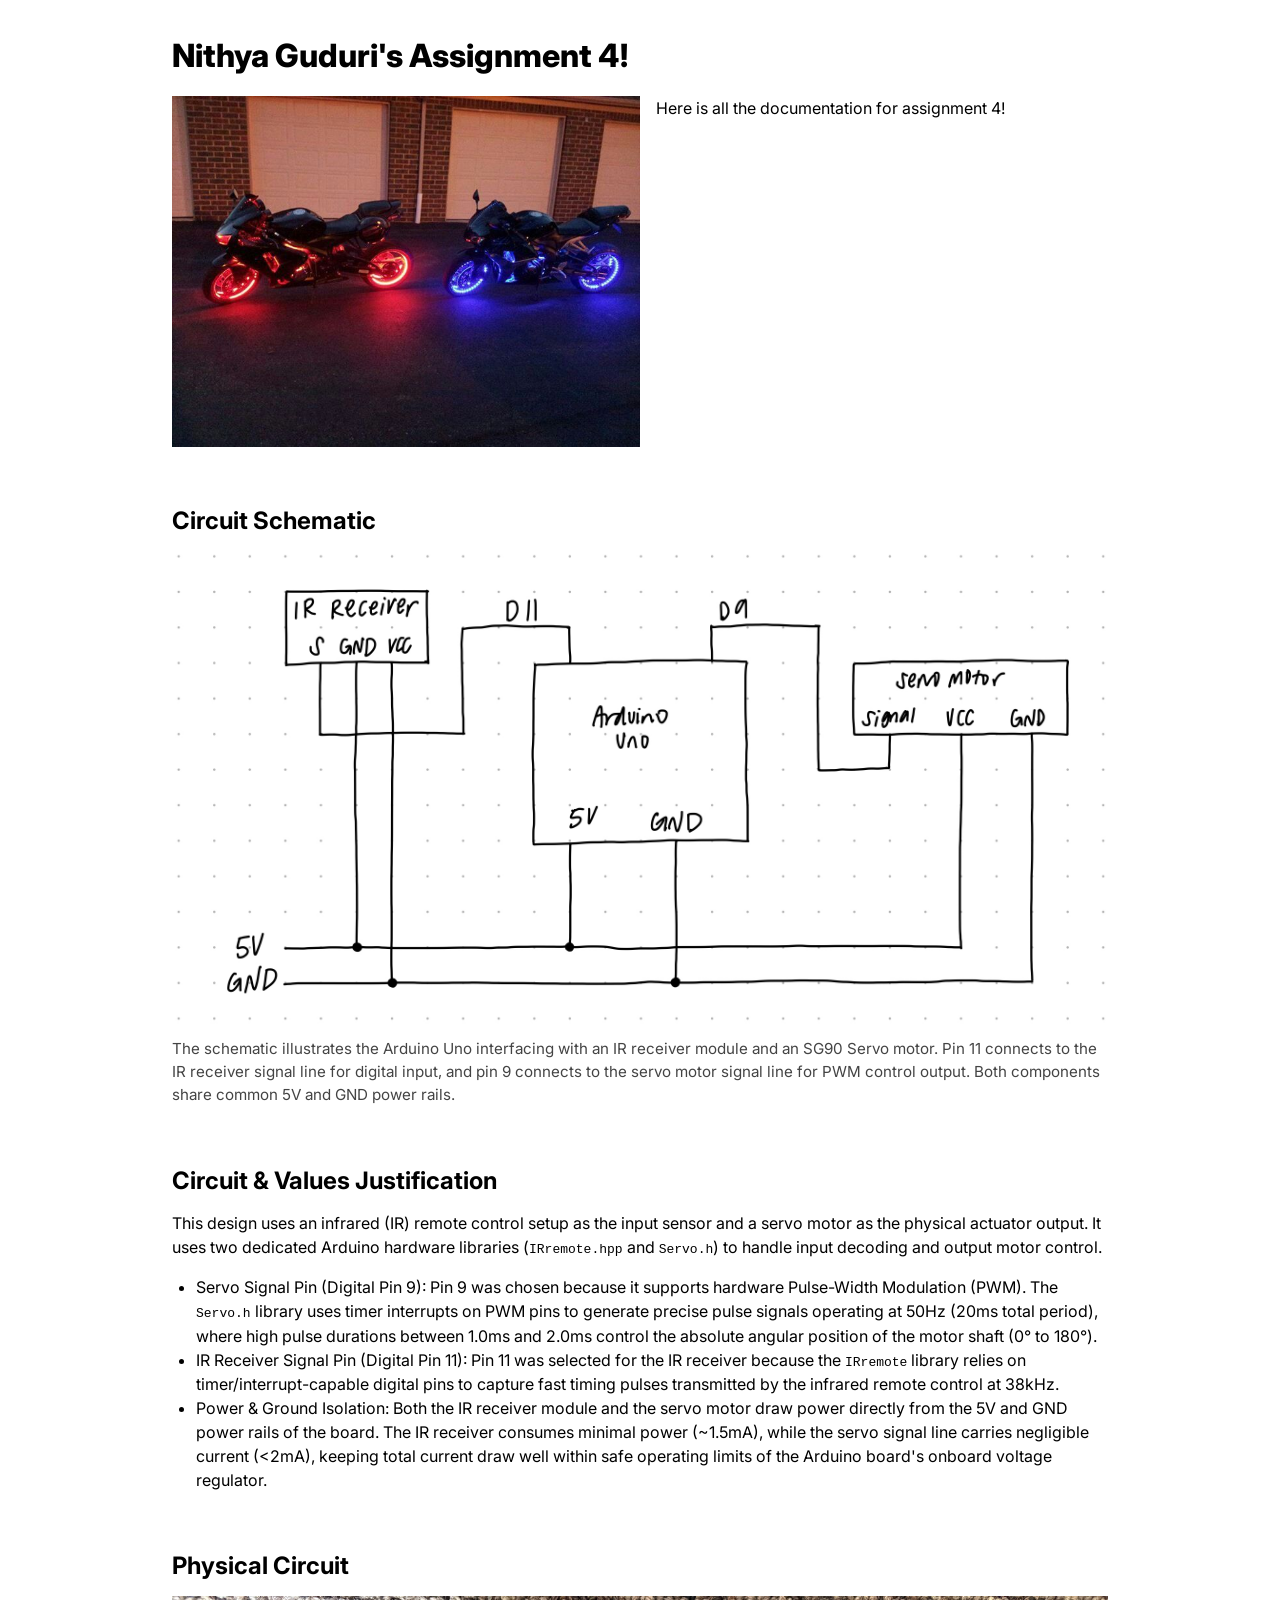
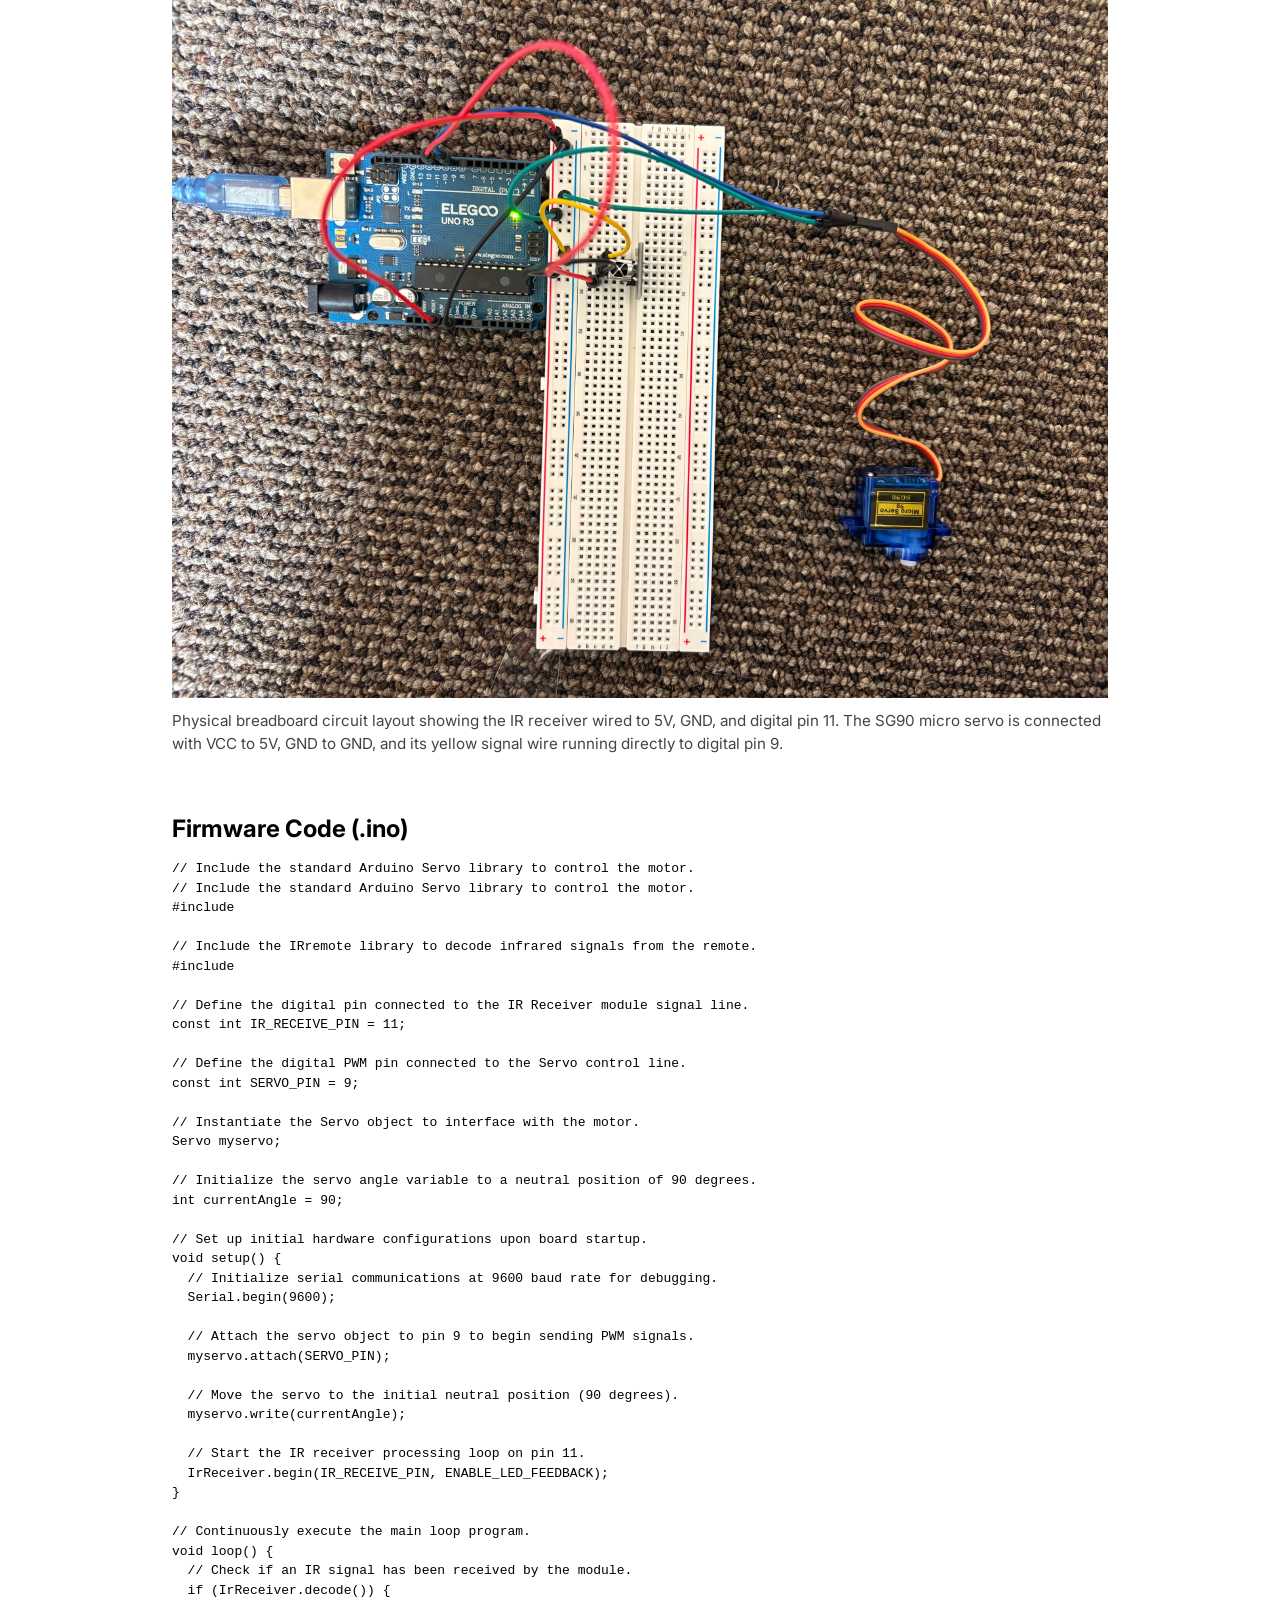
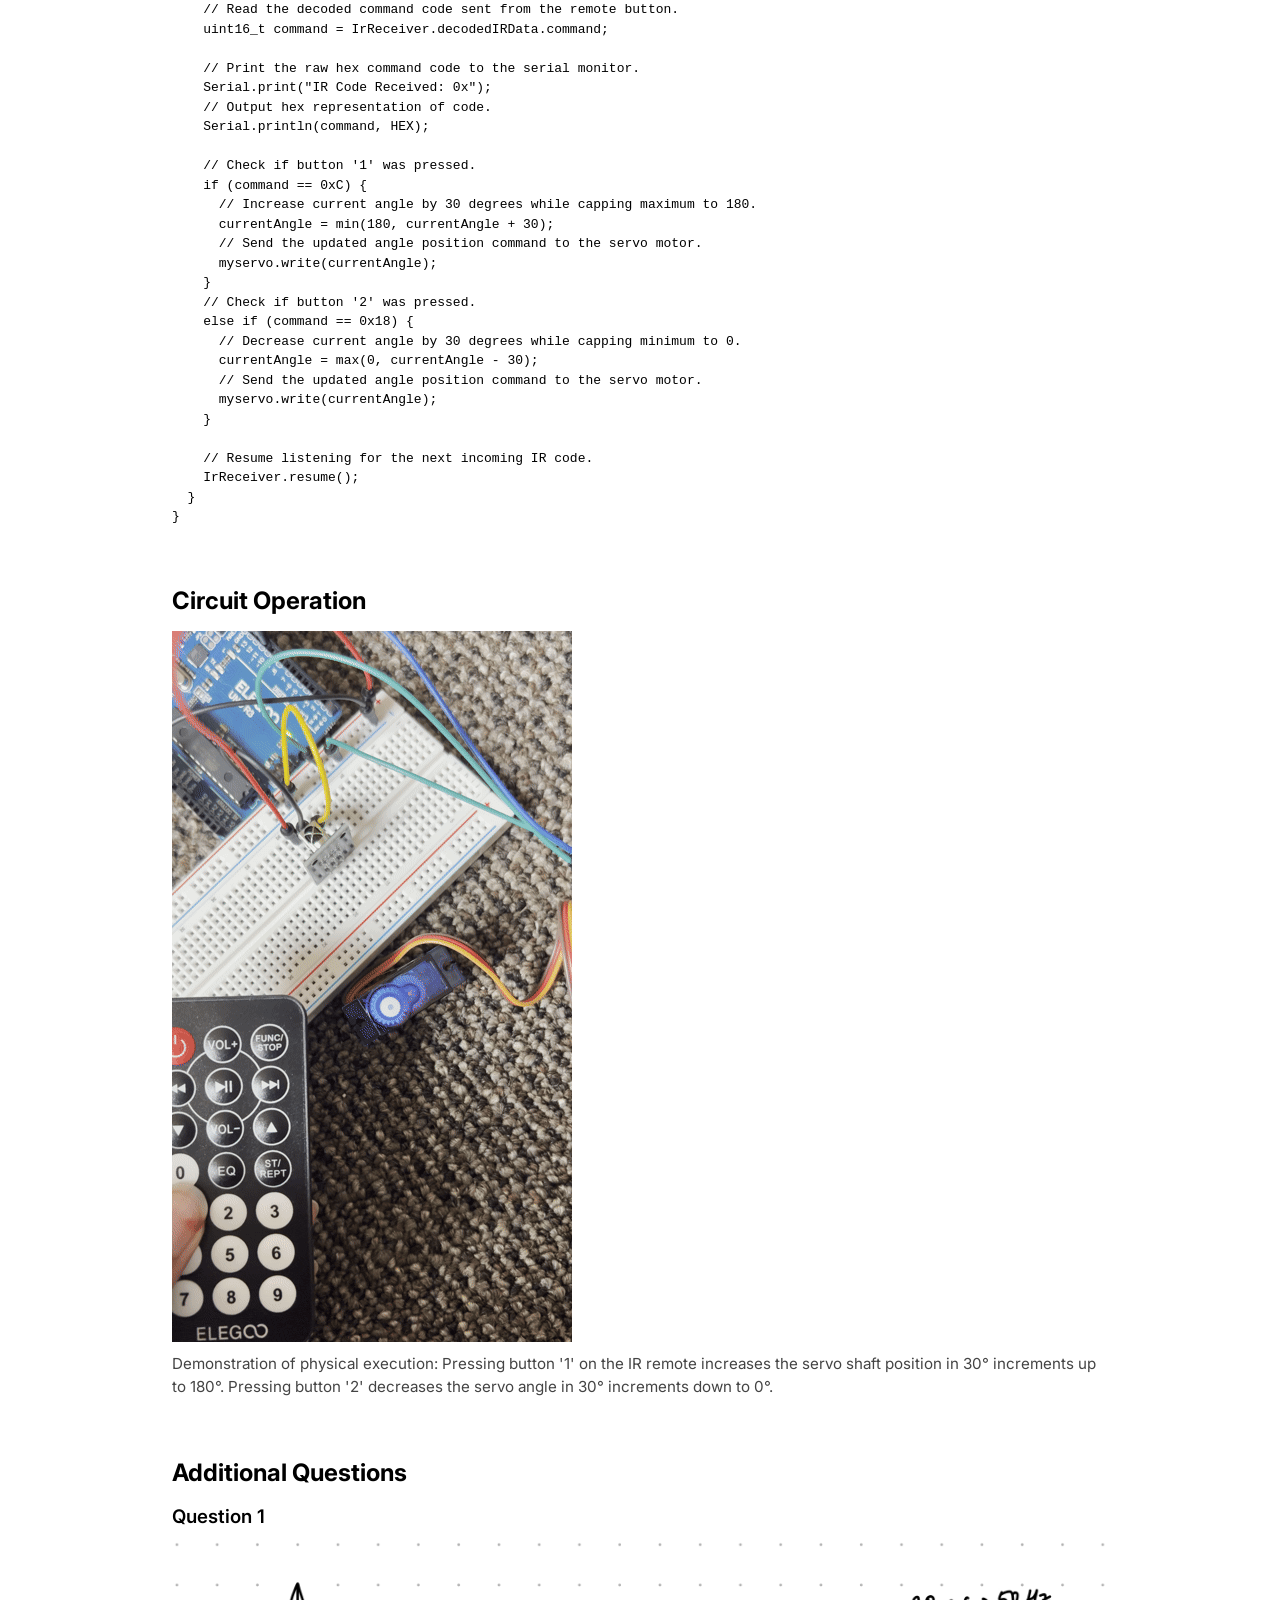
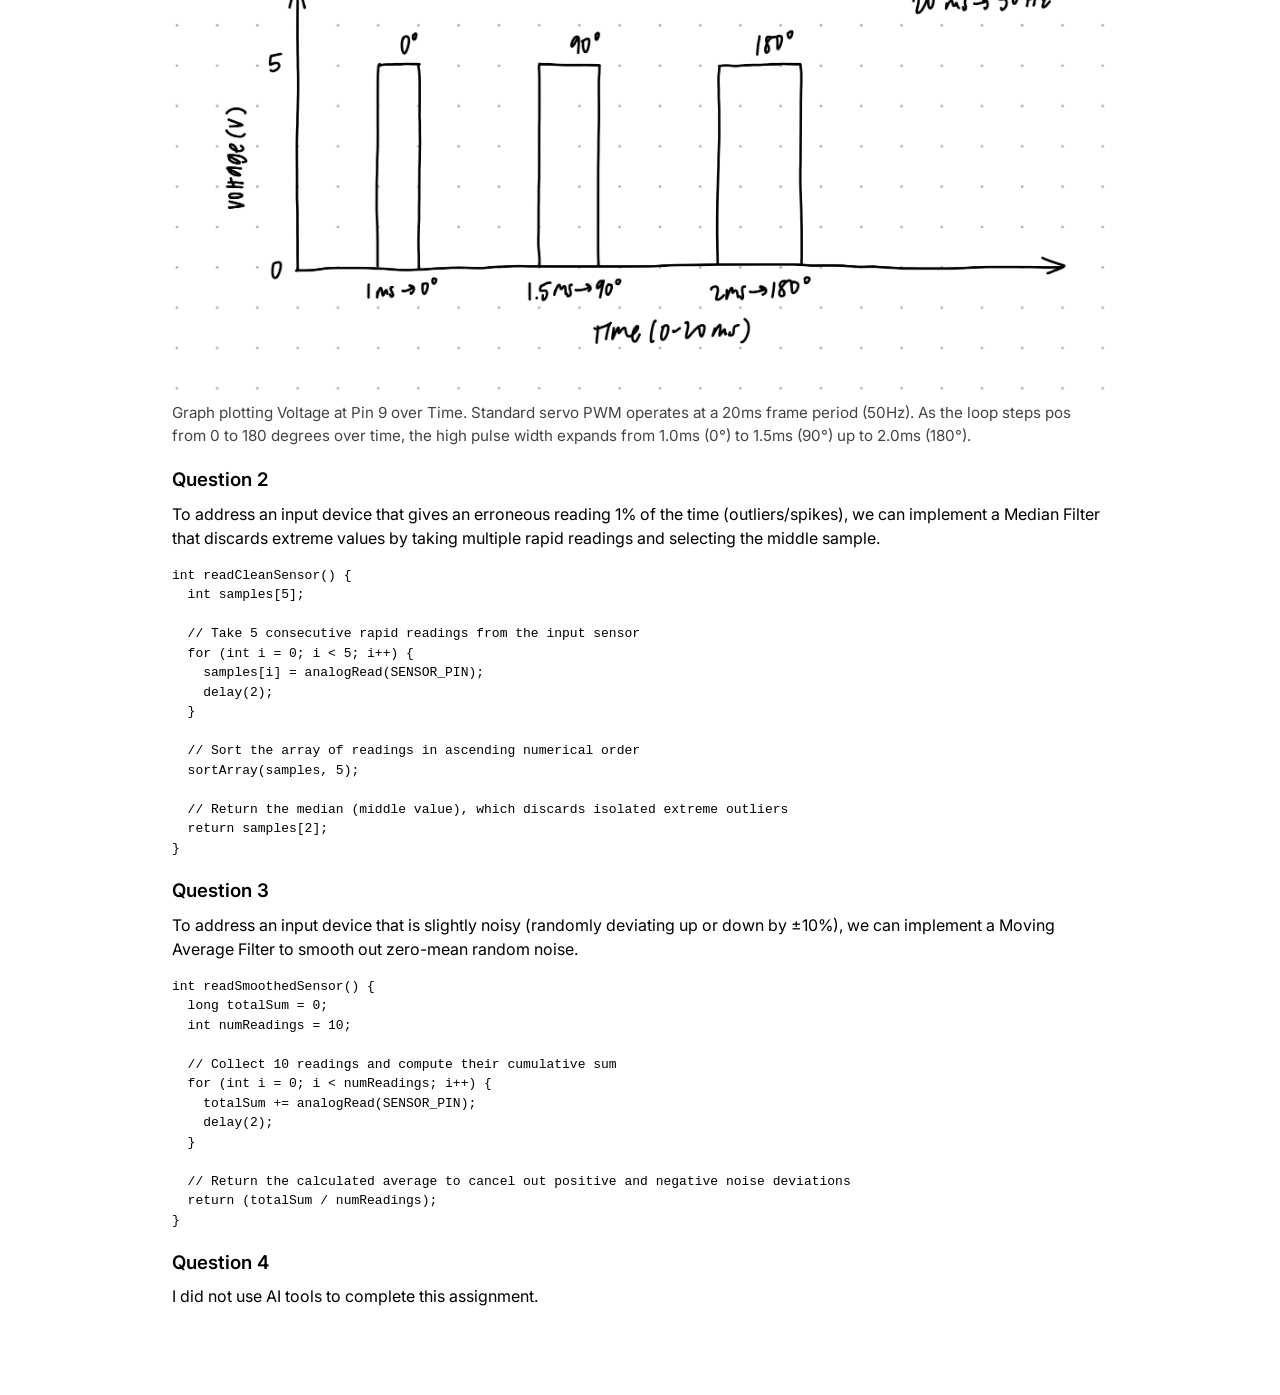
<file: docs/a4.html>
<!DOCTYPE html>
<html>
  <head>
    <meta charset="utf-8" />
    <meta name="viewport" content="width=device-width, maximum-scale=1.0" />

    <title>Nithya Guduri's HCDE 439 Physical Computing Page!</title>

    <link href="style.css" rel="stylesheet" type="text/css" />
  </head>
  <body>
    <h1>Nithya Guduri's Assignment 4!</h1>
    <div class="header">
      <img src="motorcycles.jpg" alt="Assignment 4 Header Image" />
      <p>Here is all the documentation for assignment 4!</p>
    </div>

    <!-- SCHEMATIC SECTION -->
    <section class="assignment-section">
      <h2>Circuit Schematic</h2>
      <img src="a4_schematic.jpeg" alt="Schematic diagram showing Arduino Uno connected to IR Receiver and Servo Motor" style="max-width: 100%; height: auto;" />
      <p class="caption">
        The schematic illustrates the Arduino Uno interfacing with an IR receiver module and an SG90 Servo motor. Pin 11 connects to the IR receiver signal line for digital input, and pin 9 connects to the servo motor signal line for PWM control output. Both components share common 5V and GND power rails.
      </p>
    </section>

    <!-- CIRCUIT JUSTIFICATION & COMPONENT SELECTION -->
    <section class="assignment-section">
      <h2>Circuit & Values Justification</h2>
      <p>
        This design uses an infrared (IR) remote control setup as the input sensor and a servo motor as the physical actuator output. It uses two dedicated Arduino hardware libraries (<code>IRremote.hpp</code> and <code>Servo.h</code>) to handle input decoding and output motor control.
      </p>
      <ul>
        <li>
          Servo Signal Pin (Digital Pin 9): Pin 9 was chosen because it supports hardware Pulse-Width Modulation (PWM). The <code>Servo.h</code> library uses timer interrupts on PWM pins to generate precise pulse signals operating at 50Hz (20ms total period), where high pulse durations between 1.0ms and 2.0ms control the absolute angular position of the motor shaft (0° to 180°).
        </li>
        <li>
          IR Receiver Signal Pin (Digital Pin 11): Pin 11 was selected for the IR receiver because the <code>IRremote</code> library relies on timer/interrupt-capable digital pins to capture fast timing pulses transmitted by the infrared remote control at 38kHz.
        </li>
        <li>
          Power & Ground Isolation: Both the IR receiver module and the servo motor draw power directly from the 5V and GND power rails of the board. The IR receiver consumes minimal power (~1.5mA), while the servo signal line carries negligible current (<2mA), keeping total current draw well within safe operating limits of the Arduino board's onboard voltage regulator.
        </li>
      </ul>
    </section>

    <!-- PHYSICAL CIRCUIT IMAGE SECTION -->
    <section class="assignment-section">
      <h2>Physical Circuit</h2>
      <img src="a4_circuit.jpg" alt="Breadboard setup with Arduino Uno, IR Receiver, and Servo Motor" style="max-width: 100%; height: auto;" />
      <p class="caption">
        Physical breadboard circuit layout showing the IR receiver wired to 5V, GND, and digital pin 11. The SG90 micro servo is connected with VCC to 5V, GND to GND, and its yellow signal wire running directly to digital pin 9.
      </p>
    </section>

    <!-- FIRMWARE CODE SECTION -->
    <section class="assignment-section">
      <h2>Firmware Code (.ino)</h2>
      <pre><code>// Include the standard Arduino Servo library to control the motor.
// Include the standard Arduino Servo library to control the motor.
#include <Servo.h>

// Include the IRremote library to decode infrared signals from the remote.
#include <IRremote.hpp>

// Define the digital pin connected to the IR Receiver module signal line.
const int IR_RECEIVE_PIN = 11;

// Define the digital PWM pin connected to the Servo control line.
const int SERVO_PIN = 9;

// Instantiate the Servo object to interface with the motor.
Servo myservo;

// Initialize the servo angle variable to a neutral position of 90 degrees.
int currentAngle = 90;

// Set up initial hardware configurations upon board startup.
void setup() {
  // Initialize serial communications at 9600 baud rate for debugging.
  Serial.begin(9600);
  
  // Attach the servo object to pin 9 to begin sending PWM signals.
  myservo.attach(SERVO_PIN);
  
  // Move the servo to the initial neutral position (90 degrees).
  myservo.write(currentAngle);
  
  // Start the IR receiver processing loop on pin 11.
  IrReceiver.begin(IR_RECEIVE_PIN, ENABLE_LED_FEEDBACK);
}

// Continuously execute the main loop program.
void loop() {
  // Check if an IR signal has been received by the module.
  if (IrReceiver.decode()) {
    // Read the decoded command code sent from the remote button.
    uint16_t command = IrReceiver.decodedIRData.command;
    
    // Print the raw hex command code to the serial monitor.
    Serial.print("IR Code Received: 0x");
    // Output hex representation of code.
    Serial.println(command, HEX);
    
    // Check if button '1' was pressed.
    if (command == 0xC) {
      // Increase current angle by 30 degrees while capping maximum to 180.
      currentAngle = min(180, currentAngle + 30);
      // Send the updated angle position command to the servo motor.
      myservo.write(currentAngle);
    } 
    // Check if button '2' was pressed.
    else if (command == 0x18) {
      // Decrease current angle by 30 degrees while capping minimum to 0.
      currentAngle = max(0, currentAngle - 30);
      // Send the updated angle position command to the servo motor.
      myservo.write(currentAngle);
    }
    
    // Resume listening for the next incoming IR code.
    IrReceiver.resume();
  }
}</code></pre>
    </section>

    <!-- CIRCUIT OPERATION SECTION -->
    <section class="assignment-section">
      <h2>Circuit Operation</h2>
      <img src="a4_operation.gif" alt="Animated GIF showing remote button press stepping servo motor angle" style="max-width: 100%; height: auto;" />
      <p class="caption">
        Demonstration of physical execution: Pressing button '1' on the IR remote increases the servo shaft position in 30° increments up to 180°. Pressing button '2' decreases the servo angle in 30° increments down to 0°.
      </p>
    </section>

    <!-- ADDITIONAL QUESTIONS SECTION -->
    <section class="assignment-section">
      <h2>Additional Questions</h2>

      <h3>Question 1</h3>
      <img src="a4_graph.jpeg" alt="Voltage vs Time PWM waveform graph for pin 9 controlling servo motor" style="max-width: 100%; height: auto;" />
      <p class="caption">
        Graph plotting Voltage at Pin 9 over Time. Standard servo PWM operates at a 20ms frame period (50Hz). As the loop steps pos from 0 to 180 degrees over time, the high pulse width expands from 1.0ms (0°) to 1.5ms (90°) up to 2.0ms (180°).
      </p>

      <h3>Question 2</h3>
      <p>
        To address an input device that gives an erroneous reading 1% of the time (outliers/spikes), we can implement a Median Filter that discards extreme values by taking multiple rapid readings and selecting the middle sample.
      </p>
      <pre><code>int readCleanSensor() {
  int samples[5];
  
  // Take 5 consecutive rapid readings from the input sensor
  for (int i = 0; i &lt; 5; i++) {
    samples[i] = analogRead(SENSOR_PIN);
    delay(2);
  }
  
  // Sort the array of readings in ascending numerical order
  sortArray(samples, 5);
  
  // Return the median (middle value), which discards isolated extreme outliers
  return samples[2];
}</code></pre>

      <h3>Question 3</h3>
      <p>
        To address an input device that is slightly noisy (randomly deviating up or down by ±10%), we can implement a Moving Average Filter to smooth out zero-mean random noise.
      </p>
      <pre><code>int readSmoothedSensor() {
  long totalSum = 0;
  int numReadings = 10;
  
  // Collect 10 readings and compute their cumulative sum
  for (int i = 0; i &lt; numReadings; i++) {
    totalSum += analogRead(SENSOR_PIN);
    delay(2);
  }
  
  // Return the calculated average to cancel out positive and negative noise deviations
  return (totalSum / numReadings);
}</code></pre>

      <h3>Question 4</h3>
      <p>
        I did not use AI tools to complete this assignment.
      </p>
    </section>

  </body>
</html>
</file>
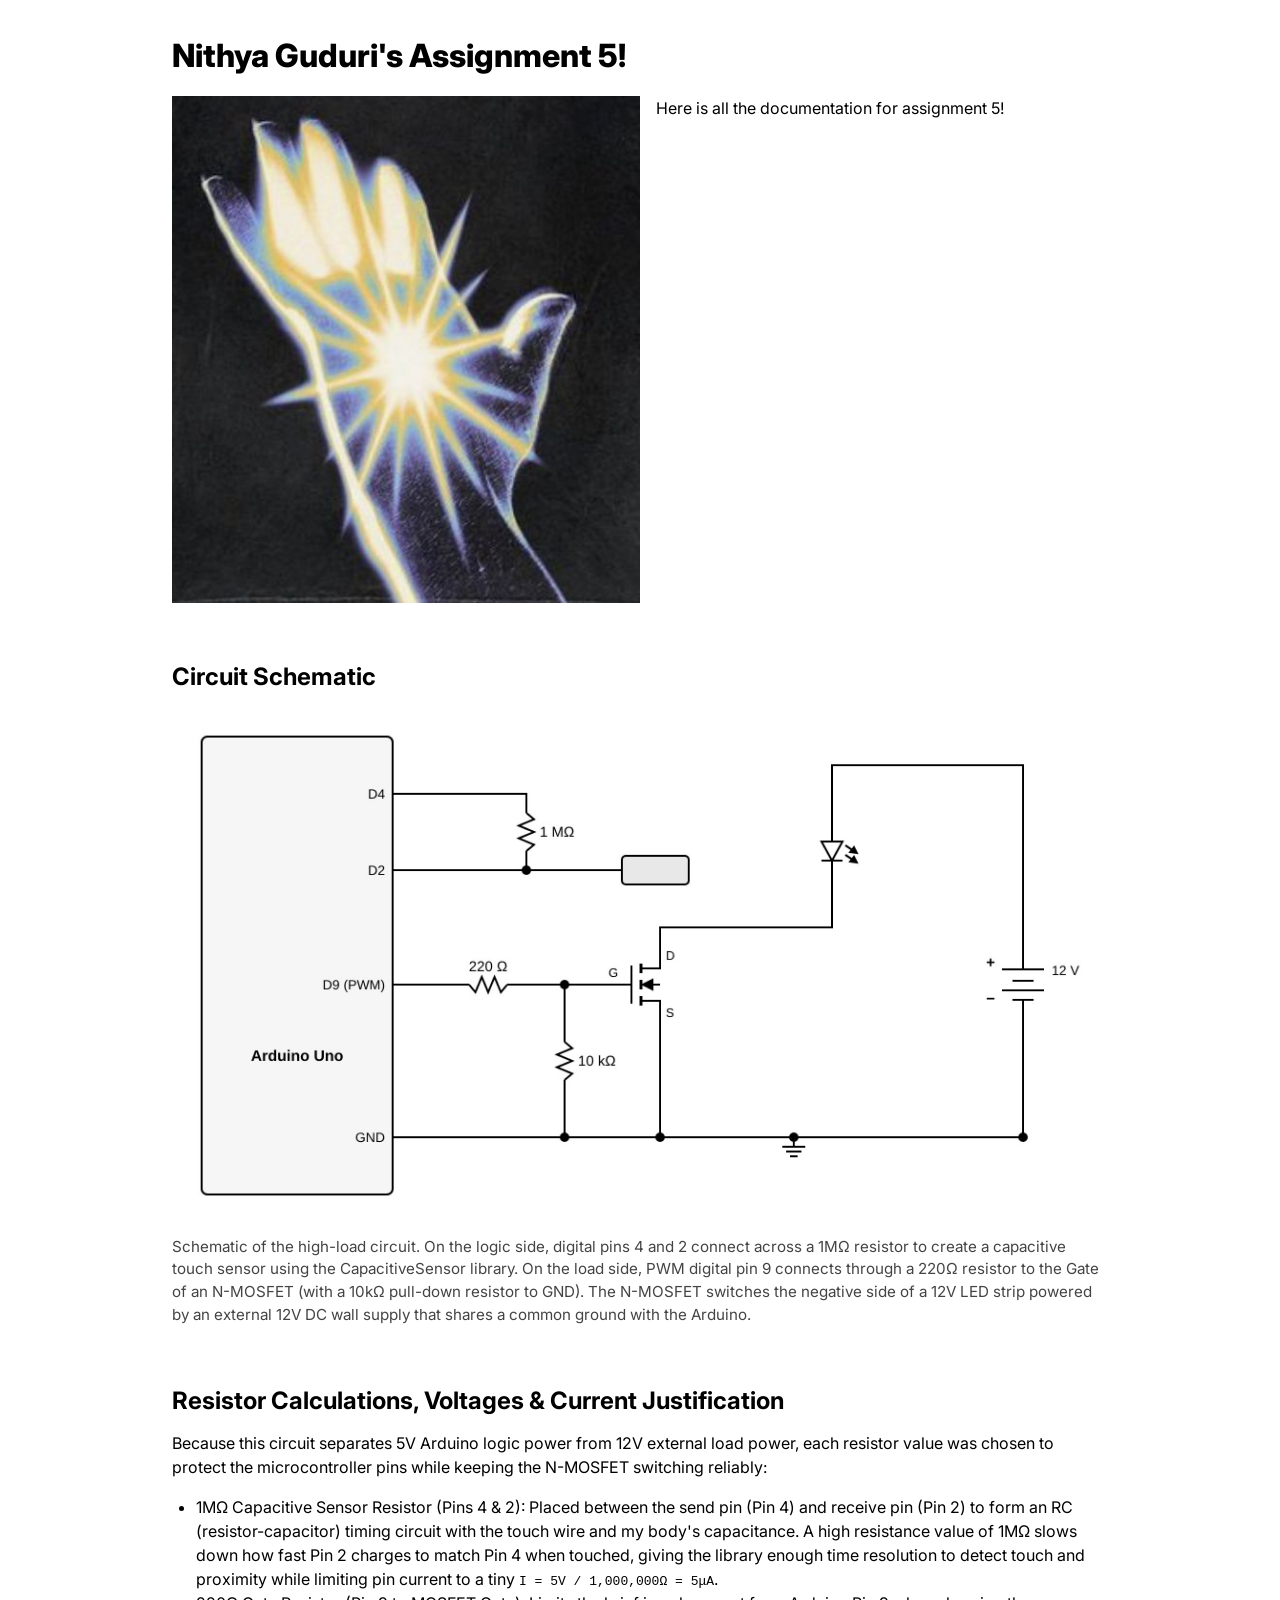
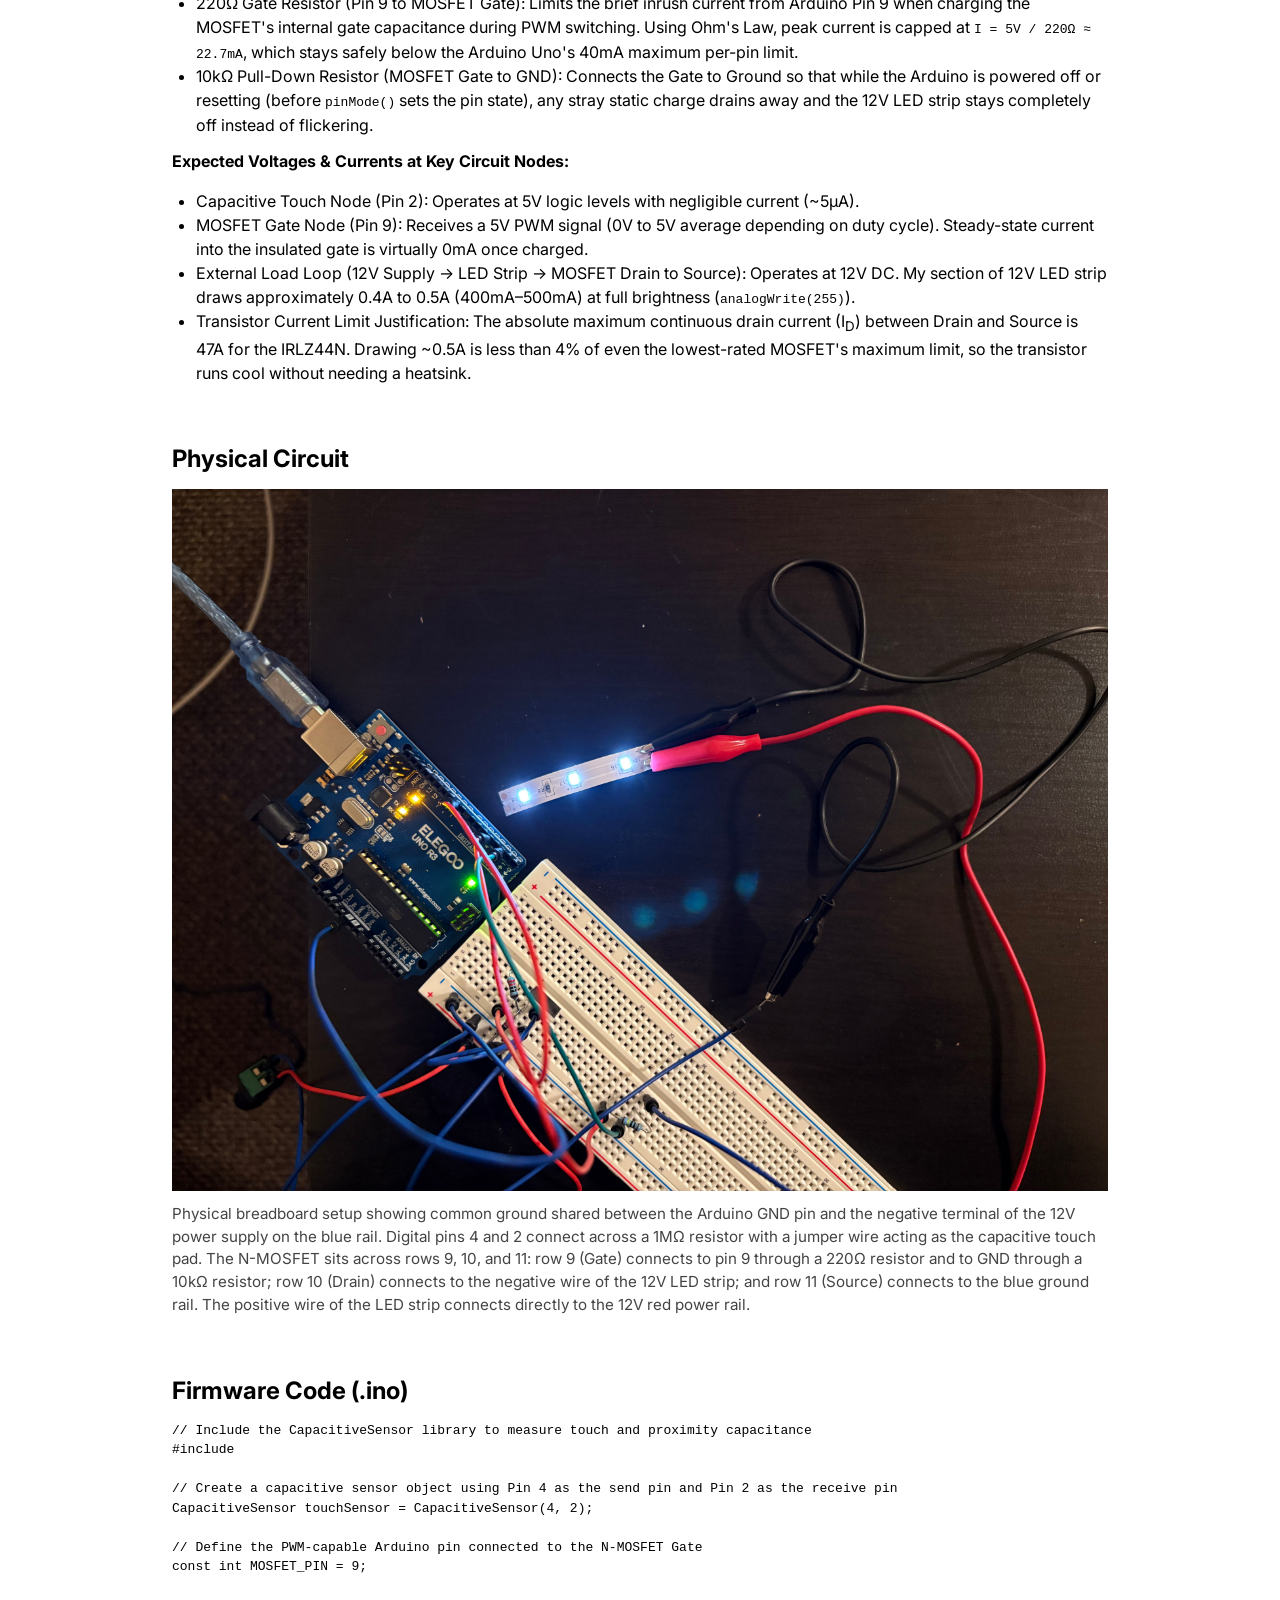
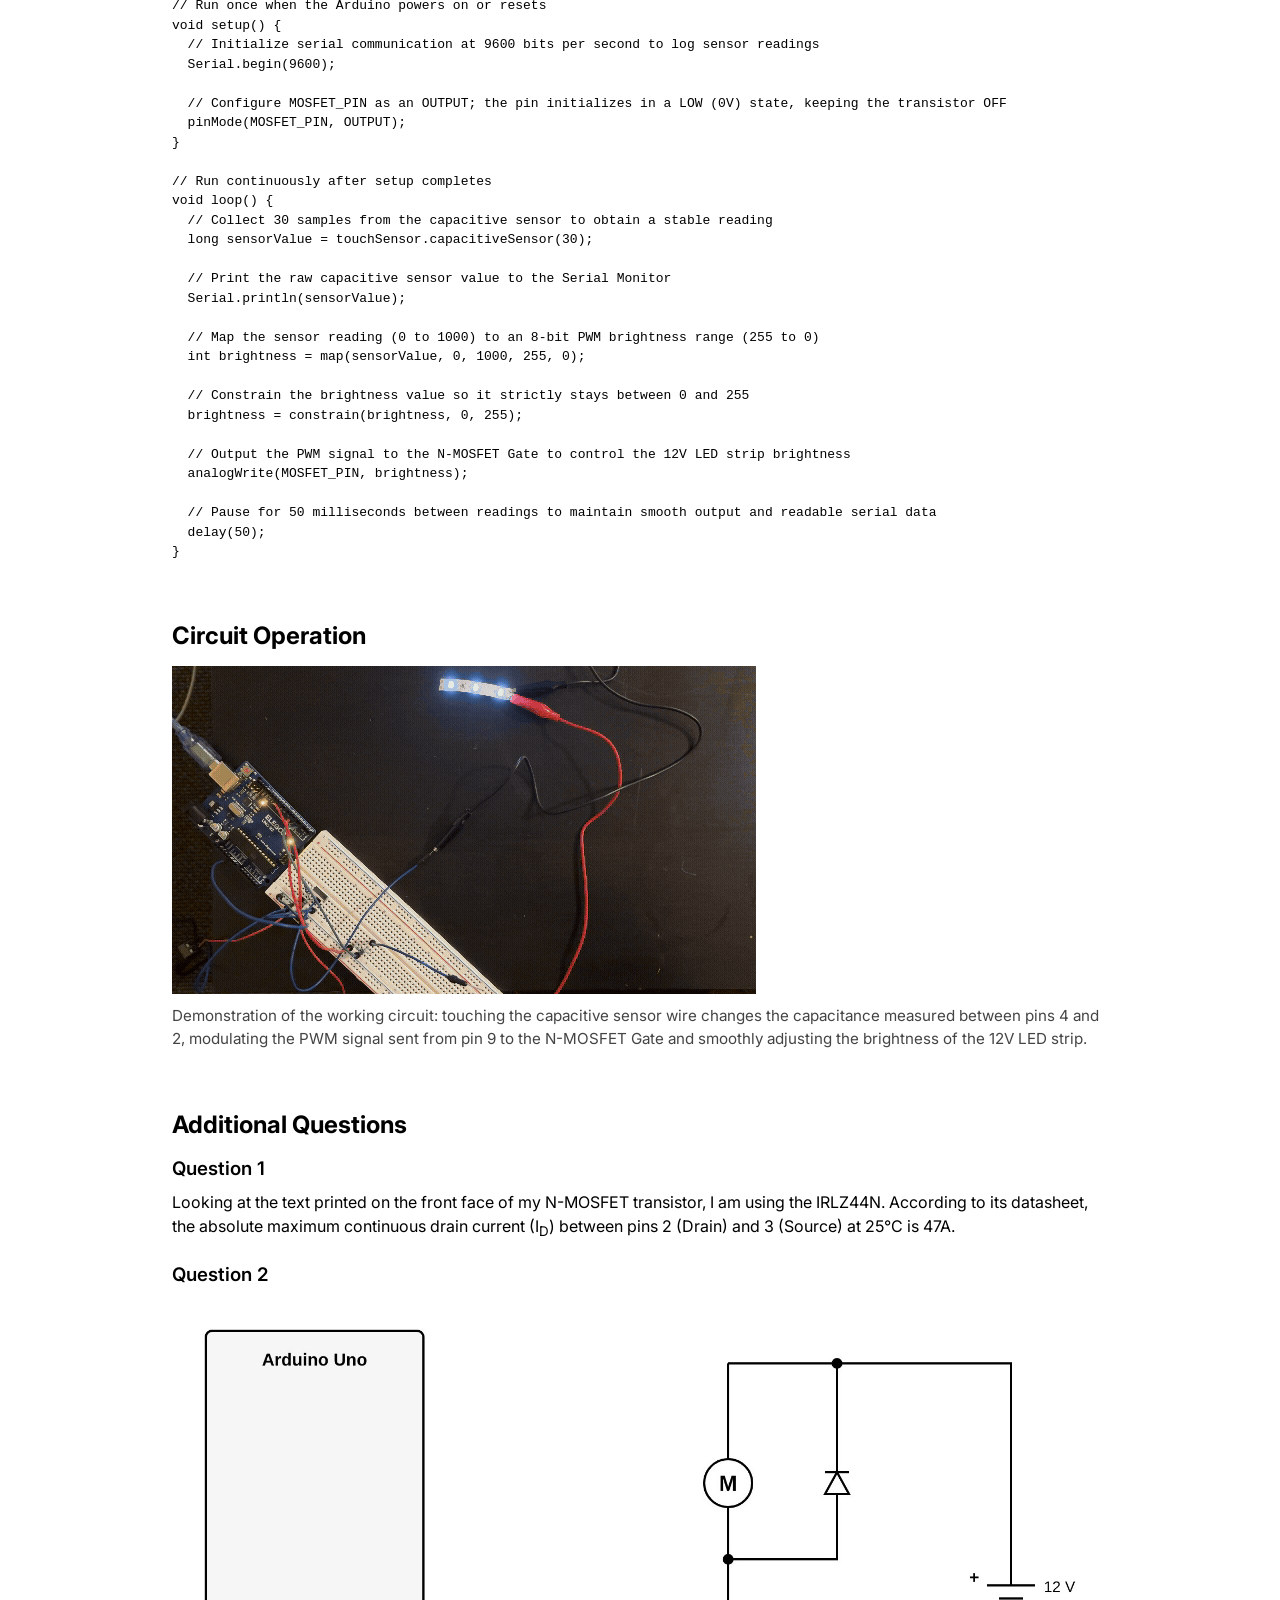
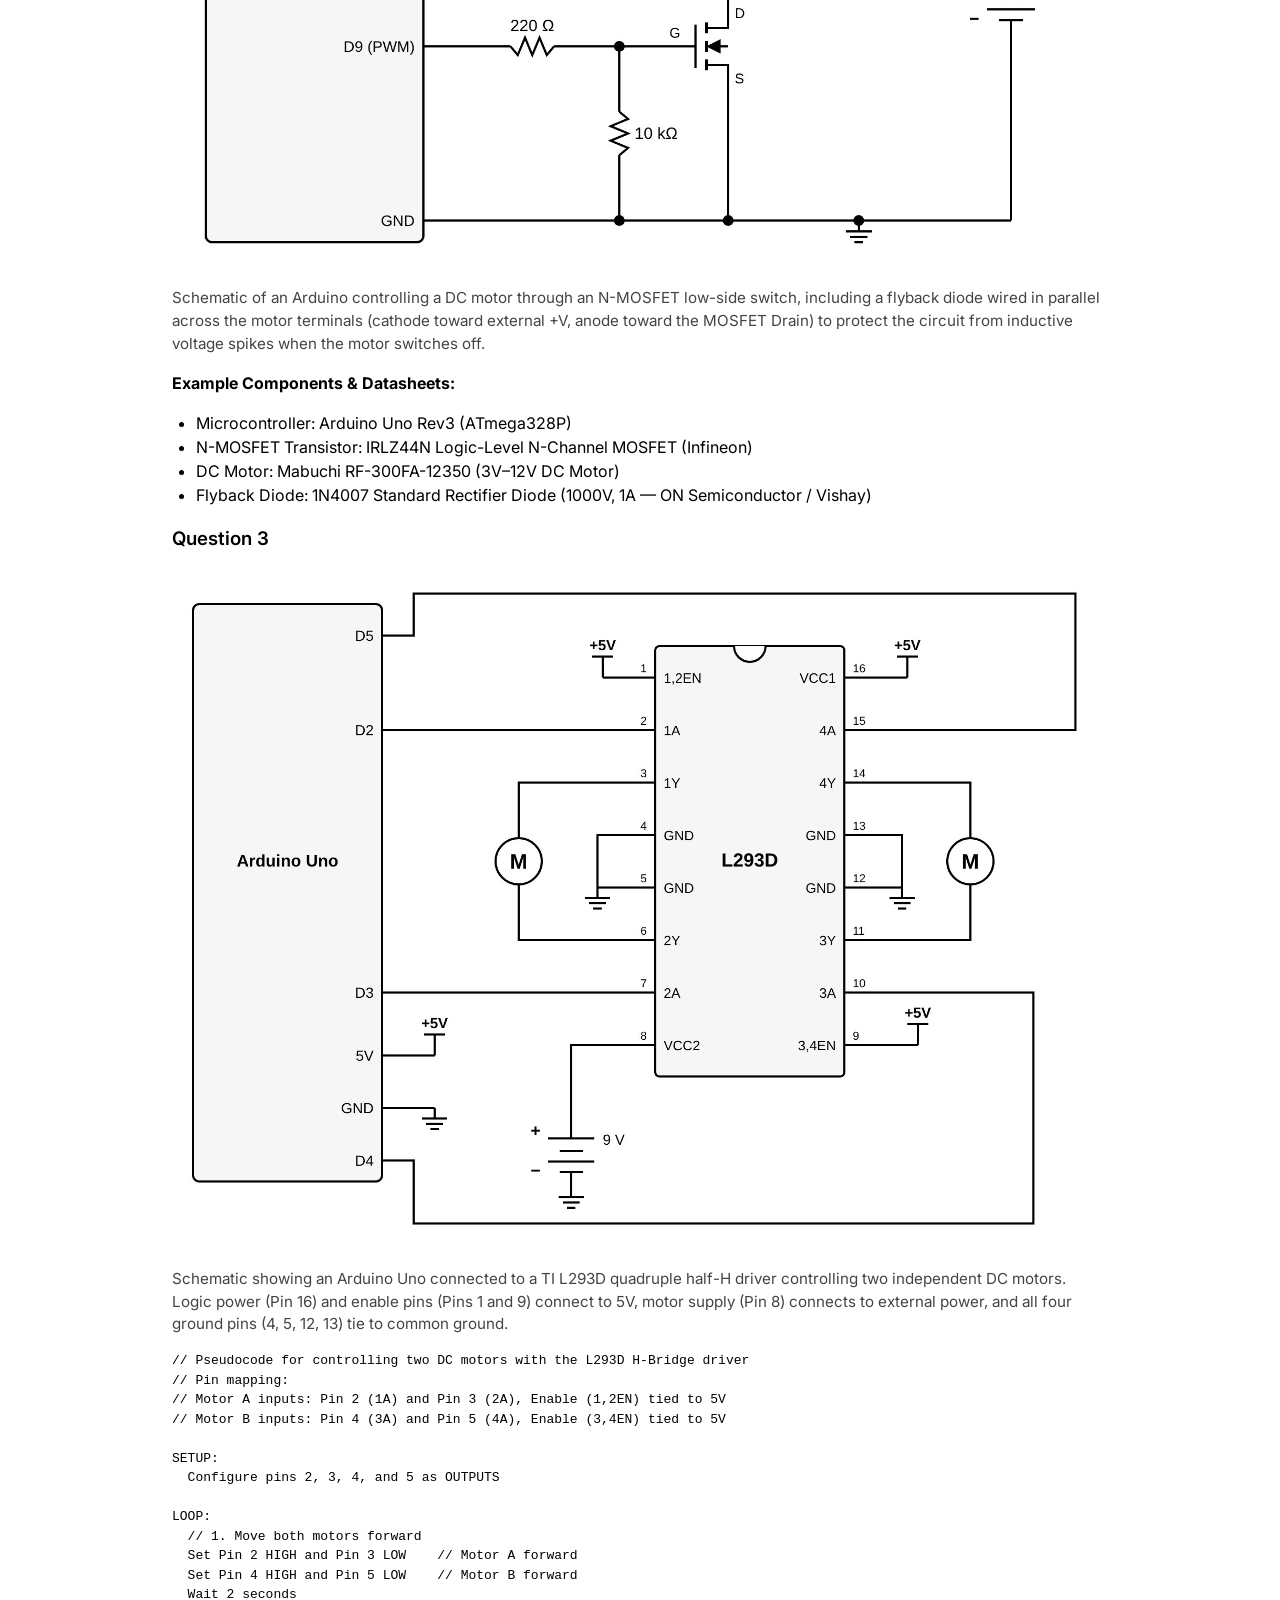
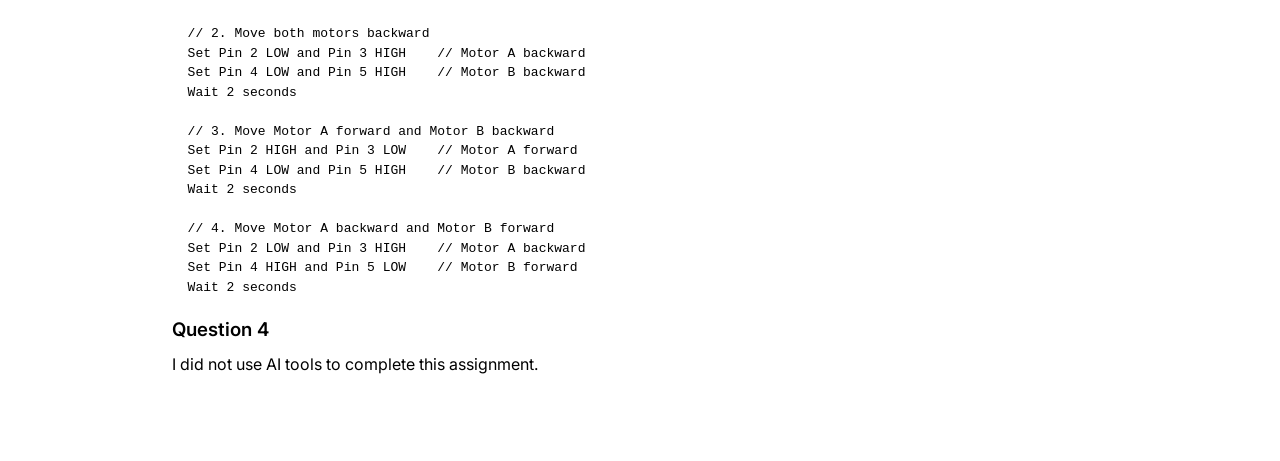
<file: docs/a5.html>
<!DOCTYPE html>
<html>
  <head>
    <meta charset="utf-8" />
    <meta name="viewport" content="width=device-width, maximum-scale=1.0" />

    <title>Nithya Guduri's HCDE 439 Physical Computing Page!</title>

    <link href="style.css" rel="stylesheet" type="text/css" />
  </head>
  <body>
    <h1>Nithya Guduri's Assignment 5!</h1>
    <div class="header">
      <img src="hand.jpg" />
      <p>Here is all the documentation for assignment 5!</p>
    </div>

    <!-- SCHEMATIC SECTION -->
    <section class="assignment-section">
      <h2>Circuit Schematic</h2>
      <!-- PLACEHOLDER 2: CIRCUIT SCHEMATIC IMAGE -->
      <!-- What to put here: A clean digital or clearly scanned/photographed schematic showing the Arduino, Capacitive Sensor (Pins 4 & 2 with 1M resistor), N-MOSFET (Gate on Pin 9 with 220 & 10k resistors, Drain to LED-, Source to GND), 12V External Power Supply, and 12V LED Strip -->
      <img src="a5_schematic.jpeg" alt="Schematic diagram showing Arduino Uno, capacitive touch sensor, N-MOSFET transistor, 12V external power supply, and 12V LED strip" style="max-width: 100%; height: auto;" />
      <p class="caption">
        Schematic of the high-load circuit. On the logic side, digital pins 4 and 2 connect across a 1MΩ resistor to create a capacitive touch sensor using the CapacitiveSensor library. On the load side, PWM digital pin 9 connects through a 220Ω resistor to the Gate of an N-MOSFET (with a 10kΩ pull-down resistor to GND). The N-MOSFET switches the negative side of a 12V LED strip powered by an external 12V DC wall supply that shares a common ground with the Arduino.
      </p>
    </section>

    <!-- CALCULATIONS & CURRENT JUSTIFICATION SECTION -->
    <section class="assignment-section">
      <h2>Resistor Calculations, Voltages & Current Justification</h2>
      <p>
        Because this circuit separates 5V Arduino logic power from 12V external load power, each resistor value was chosen to protect the microcontroller pins while keeping the N-MOSFET switching reliably:
      </p>
      <ul>
        <li>
          1MΩ Capacitive Sensor Resistor (Pins 4 & 2): Placed between the send pin (Pin 4) and receive pin (Pin 2) to form an RC (resistor-capacitor) timing circuit with the touch wire and my body's capacitance. A high resistance value of 1MΩ slows down how fast Pin 2 charges to match Pin 4 when touched, giving the library enough time resolution to detect touch and proximity while limiting pin current to a tiny <code>I = 5V / 1,000,000Ω = 5μA</code>.
        </li>
        <li>
          220Ω Gate Resistor (Pin 9 to MOSFET Gate): Limits the brief inrush current from Arduino Pin 9 when charging the MOSFET's internal gate capacitance during PWM switching. Using Ohm's Law, peak current is capped at <code>I = 5V / 220Ω ≈ 22.7mA</code>, which stays safely below the Arduino Uno's 40mA maximum per-pin limit.
        </li>
        <li>
          10kΩ Pull-Down Resistor (MOSFET Gate to GND): Connects the Gate to Ground so that while the Arduino is powered off or resetting (before <code>pinMode()</code> sets the pin state), any stray static charge drains away and the 12V LED strip stays completely off instead of flickering.
        </li>
      </ul>

      <p><strong>Expected Voltages & Currents at Key Circuit Nodes:</strong></p>
      <ul>
        <li>
          Capacitive Touch Node (Pin 2): Operates at 5V logic levels with negligible current (~5μA).
        </li>
        <li>
          MOSFET Gate Node (Pin 9): Receives a 5V PWM signal (0V to 5V average depending on duty cycle). Steady-state current into the insulated gate is virtually 0mA once charged.
        </li>
        <li>
          External Load Loop (12V Supply → LED Strip → MOSFET Drain to Source): Operates at 12V DC. My section of 12V LED strip draws approximately 0.4A to 0.5A (400mA–500mA) at full brightness (<code>analogWrite(255)</code>).
        </li>
        <li>
          Transistor Current Limit Justification: The absolute maximum continuous drain current (I<sub>D</sub>) between Drain and Source is 47A for the IRLZ44N. Drawing ~0.5A is less than 4% of even the lowest-rated MOSFET's maximum limit, so the transistor runs cool without needing a heatsink.
        </li>
      </ul>
    </section>

    <!-- PHYSICAL CIRCUIT IMAGE SECTION -->
    <section class="assignment-section">
      <h2>Physical Circuit</h2>
      <img src="a5_circuit.jpg" alt="Breadboard setup with Arduino Uno, capacitive sensor, N-MOSFET transistor, 12V power supply, and 12V LED strip" style="max-width: 100%; height: auto;" />
      <p class="caption">
        Physical breadboard setup showing common ground shared between the Arduino GND pin and the negative terminal of the 12V power supply on the blue rail. Digital pins 4 and 2 connect across a 1MΩ resistor with a jumper wire acting as the capacitive touch pad. The N-MOSFET sits across rows 9, 10, and 11: row 9 (Gate) connects to pin 9 through a 220Ω resistor and to GND through a 10kΩ resistor; row 10 (Drain) connects to the negative wire of the 12V LED strip; and row 11 (Source) connects to the blue ground rail. The positive wire of the LED strip connects directly to the 12V red power rail.
      </p>
    </section>

    <!-- FIRMWARE CODE SECTION -->
    <section class="assignment-section">
      <h2>Firmware Code (.ino)</h2>
      <pre><code>// Include the CapacitiveSensor library to measure touch and proximity capacitance
#include <CapacitiveSensor.h>

// Create a capacitive sensor object using Pin 4 as the send pin and Pin 2 as the receive pin
CapacitiveSensor touchSensor = CapacitiveSensor(4, 2);

// Define the PWM-capable Arduino pin connected to the N-MOSFET Gate
const int MOSFET_PIN = 9;

// Run once when the Arduino powers on or resets
void setup() {
  // Initialize serial communication at 9600 bits per second to log sensor readings
  Serial.begin(9600);
  
  // Configure MOSFET_PIN as an OUTPUT; the pin initializes in a LOW (0V) state, keeping the transistor OFF
  pinMode(MOSFET_PIN, OUTPUT);
}

// Run continuously after setup completes
void loop() {
  // Collect 30 samples from the capacitive sensor to obtain a stable reading
  long sensorValue = touchSensor.capacitiveSensor(30);

  // Print the raw capacitive sensor value to the Serial Monitor
  Serial.println(sensorValue);

  // Map the sensor reading (0 to 1000) to an 8-bit PWM brightness range (255 to 0)
  int brightness = map(sensorValue, 0, 1000, 255, 0);

  // Constrain the brightness value so it strictly stays between 0 and 255
  brightness = constrain(brightness, 0, 255);

  // Output the PWM signal to the N-MOSFET Gate to control the 12V LED strip brightness
  analogWrite(MOSFET_PIN, brightness);

  // Pause for 50 milliseconds between readings to maintain smooth output and readable serial data
  delay(50);
}</code></pre>
    </section>

    <!-- CIRCUIT OPERATION SECTION -->
    <section class="assignment-section">
      <h2>Circuit Operation</h2>
      <img src="a5_operation.gif" alt="Animated GIF showing capacitive touch sensor controlling the brightness of the 12V LED strip via N-MOSFET" style="max-width: 100%; height: auto;" />
      <p class="caption">
        Demonstration of the working circuit: touching the capacitive sensor wire changes the capacitance measured between pins 4 and 2, modulating the PWM signal sent from pin 9 to the N-MOSFET Gate and smoothly adjusting the brightness of the 12V LED strip.
      </p>
    </section>

    <!-- ADDITIONAL QUESTIONS SECTION -->
    <section class="assignment-section">
      <h2>Additional Questions</h2>

      <h3>Question 1</h3>
      <p>
        Looking at the text printed on the front face of my N-MOSFET transistor, I am using the IRLZ44N. According to its datasheet, the absolute maximum continuous drain current (I<sub>D</sub>) between pins 2 (Drain) and 3 (Source) at 25°C is 47A.
      </p>

      <h3>Question 2</h3>
      <!-- PLACEHOLDER 5: DC MOTOR SCHEMATIC IMAGE -->
      <!-- What to put here: A hand-drawn (clearly photographed) or digital schematic showing the Arduino Uno, N-MOSFET with gate/pull-down resistors (220 ohm and 10k ohm), external power supply, DC motor, and flyback diode (stripe/cathode toward external +V, anode toward MOSFET Drain) -->
      <img src="a5_q2_schematic.jpeg" alt="Schematic of Arduino controlling a DC motor with an N-MOSFET and flyback diode" style="max-width: 100%; height: auto;" />
      <p class="caption">
        Schematic of an Arduino controlling a DC motor through an N-MOSFET low-side switch, including a flyback diode wired in parallel across the motor terminals (cathode toward external +V, anode toward the MOSFET Drain) to protect the circuit from inductive voltage spikes when the motor switches off.
      </p>
      <p><strong>Example Components & Datasheets:</strong></p>
      <ul>
        <li>Microcontroller: Arduino Uno Rev3 (ATmega328P)</li>
        <li>N-MOSFET Transistor: IRLZ44N Logic-Level N-Channel MOSFET (Infineon)</li>
        <li>DC Motor: Mabuchi RF-300FA-12350 (3V–12V DC Motor)</li>
        <li>Flyback Diode: 1N4007 Standard Rectifier Diode (1000V, 1A — ON Semiconductor / Vishay)</li>
      </ul>

      <h3>Question 3</h3>
      <!-- PLACEHOLDER 6: L293D DUAL MOTOR SCHEMATIC IMAGE -->
      <!-- What to put here: A schematic showing the Arduino Uno wired to the Texas Instruments L293D H-Bridge IC (Pin 16 VCC1 to 5V, Pin 8 VCC2 to external motor power, Pins 4/5/12/13 to common GND, Pins 1 & 9 Enable to 5V/PWM, Pins 2 & 7 to Arduino Pins 2 & 3 driving Motor A on Pins 3 & 6, and Pins 10 & 15 to Arduino Pins 4 & 5 driving Motor B on Pins 11 & 14) -->
      <img src="a5_q3_schematic.jpeg" alt="Schematic of Arduino Uno wired to L293D dual H-bridge driver controlling two DC motors" style="max-width: 100%; height: auto;" />
      <p class="caption">
        Schematic showing an Arduino Uno connected to a TI L293D quadruple half-H driver controlling two independent DC motors. Logic power (Pin 16) and enable pins (Pins 1 and 9) connect to 5V, motor supply (Pin 8) connects to external power, and all four ground pins (4, 5, 12, 13) tie to common ground.
      </p>
      <pre><code>// Pseudocode for controlling two DC motors with the L293D H-Bridge driver
// Pin mapping:
// Motor A inputs: Pin 2 (1A) and Pin 3 (2A), Enable (1,2EN) tied to 5V
// Motor B inputs: Pin 4 (3A) and Pin 5 (4A), Enable (3,4EN) tied to 5V

SETUP:
  Configure pins 2, 3, 4, and 5 as OUTPUTS

LOOP:
  // 1. Move both motors forward
  Set Pin 2 HIGH and Pin 3 LOW    // Motor A forward
  Set Pin 4 HIGH and Pin 5 LOW    // Motor B forward
  Wait 2 seconds

  // 2. Move both motors backward
  Set Pin 2 LOW and Pin 3 HIGH    // Motor A backward
  Set Pin 4 LOW and Pin 5 HIGH    // Motor B backward
  Wait 2 seconds

  // 3. Move Motor A forward and Motor B backward
  Set Pin 2 HIGH and Pin 3 LOW    // Motor A forward
  Set Pin 4 LOW and Pin 5 HIGH    // Motor B backward
  Wait 2 seconds

  // 4. Move Motor A backward and Motor B forward
  Set Pin 2 LOW and Pin 3 HIGH    // Motor A backward
  Set Pin 4 HIGH and Pin 5 LOW    // Motor B forward
  Wait 2 seconds</code></pre>

      <h3>Question 4</h3>
      <p>
        I did not use AI tools to complete this assignment.
      </p>
    </section>

  </body>
</html>
</file>
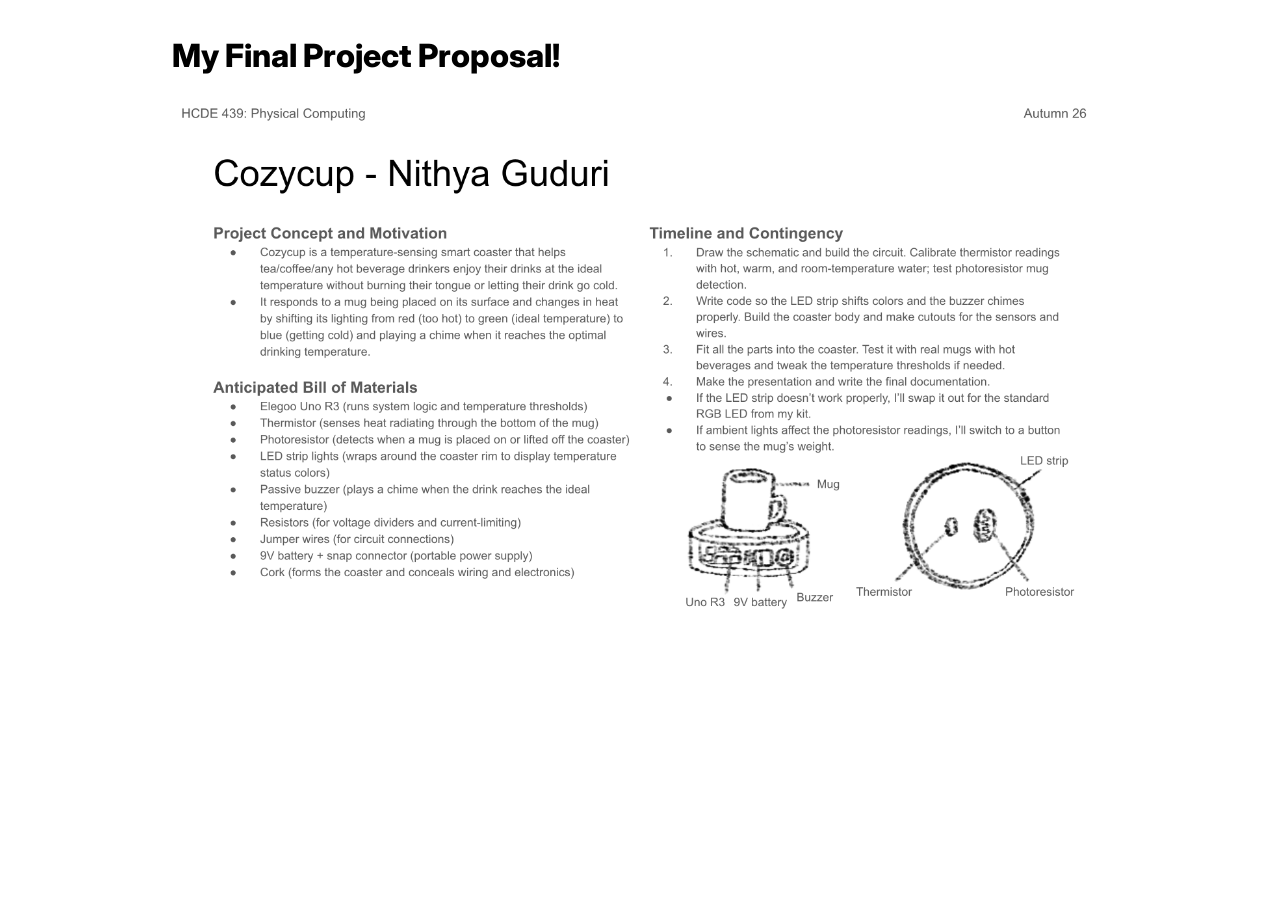
<file: docs/project.html>
<!DOCTYPE html>
<html>
  <head>
    <meta charset="utf-8" />
    <meta name="viewport" content="width=device-width, maximum-scale=1.0" />

    <title>Nithya Guduri's HCDE 439 Physical Computing Page!</title>

    <link href="style.css" rel="stylesheet" type="text/css" />
  </head>
  <body>
    <h1>My Final Project Proposal!</h1>
    <div class="header">
      <!-- <img src="red-panda.jpg" />
      <p>Here is my final project proposal!</p>  -->
    </div>

    <img src="project_proposal.png">

  </body>
</html>
</file>
<file: docs/style.css>
@import url("https://fonts.googleapis.com/css2?family=Inter:wght@100;200;300;400;500;600;700;800;900&display=swap");

*,
*::before,
*::after {
  box-sizing: border-box;
}

* {
  margin: 0;
}

img,
picture,
video,
canvas,
svg {
  display: block;
  max-width: 100%;
}

body {
  font-family: "Inter", sans-serif;
  line-height: 1.5;
  -webkit-font-smoothing: antialiased;
  max-width: 1000px;
  padding: 2em;
  margin: auto;
}

h1 {
  font-weight: 800;
}

h2 {
  font-weight: 700;
}

h3 {
  font-weight: 600;
  margin-top: 2em;
  margin-bottom: 0.5em;
}

.assignment-section {
  margin-top: 3.5em;
  margin-bottom: 3.5em;
}

.assignment-section p {
  margin-bottom: 1em;
}

.assignment-section ul {
  margin-top: 0.75em;
  margin-bottom: 0.75em;
  padding-left: 1.5em;
}

.assignment-section h2 {
  font-weight: 700;
  margin-top: 0;
  margin-bottom: 0.5em;
}

.assignment-section h3 {
  font-weight: 600;
  margin-top: 1em;
  margin-bottom: 0.4em;
}

.assignment-section h2 + h3 {
  margin-top: 0.5em;
}

.assignment-section h2 + p,
.assignment-section h2 + img,
.assignment-section h2 + iframe,
.assignment-section h3 + p {
  margin-top: 0;
}

.caption {
  font-size: 0.95em;
  color: #444;
  margin-top: 0.75em;
  margin-bottom: 1.5em;
}

.header {
  display: flex;
  gap: 1em;
  margin-top: 1em;
}

.header img {
  width: 50%;
  object-fit: cover;
}

.grid {
  display: grid;
  grid-template-columns: repeat(auto-fit, minmax(250px, 1fr));
  gap: 1em;
  margin-top: 2em;
}

.assignment a {
  color: #000;
  text-decoration: none;
}

.assignment a:hover {
  color: #f06;
}

.assignment img {
  aspect-ratio: 1;
  object-fit: cover;
}

.assignment p {
  margin-top: 0.5em;
}
</file>
